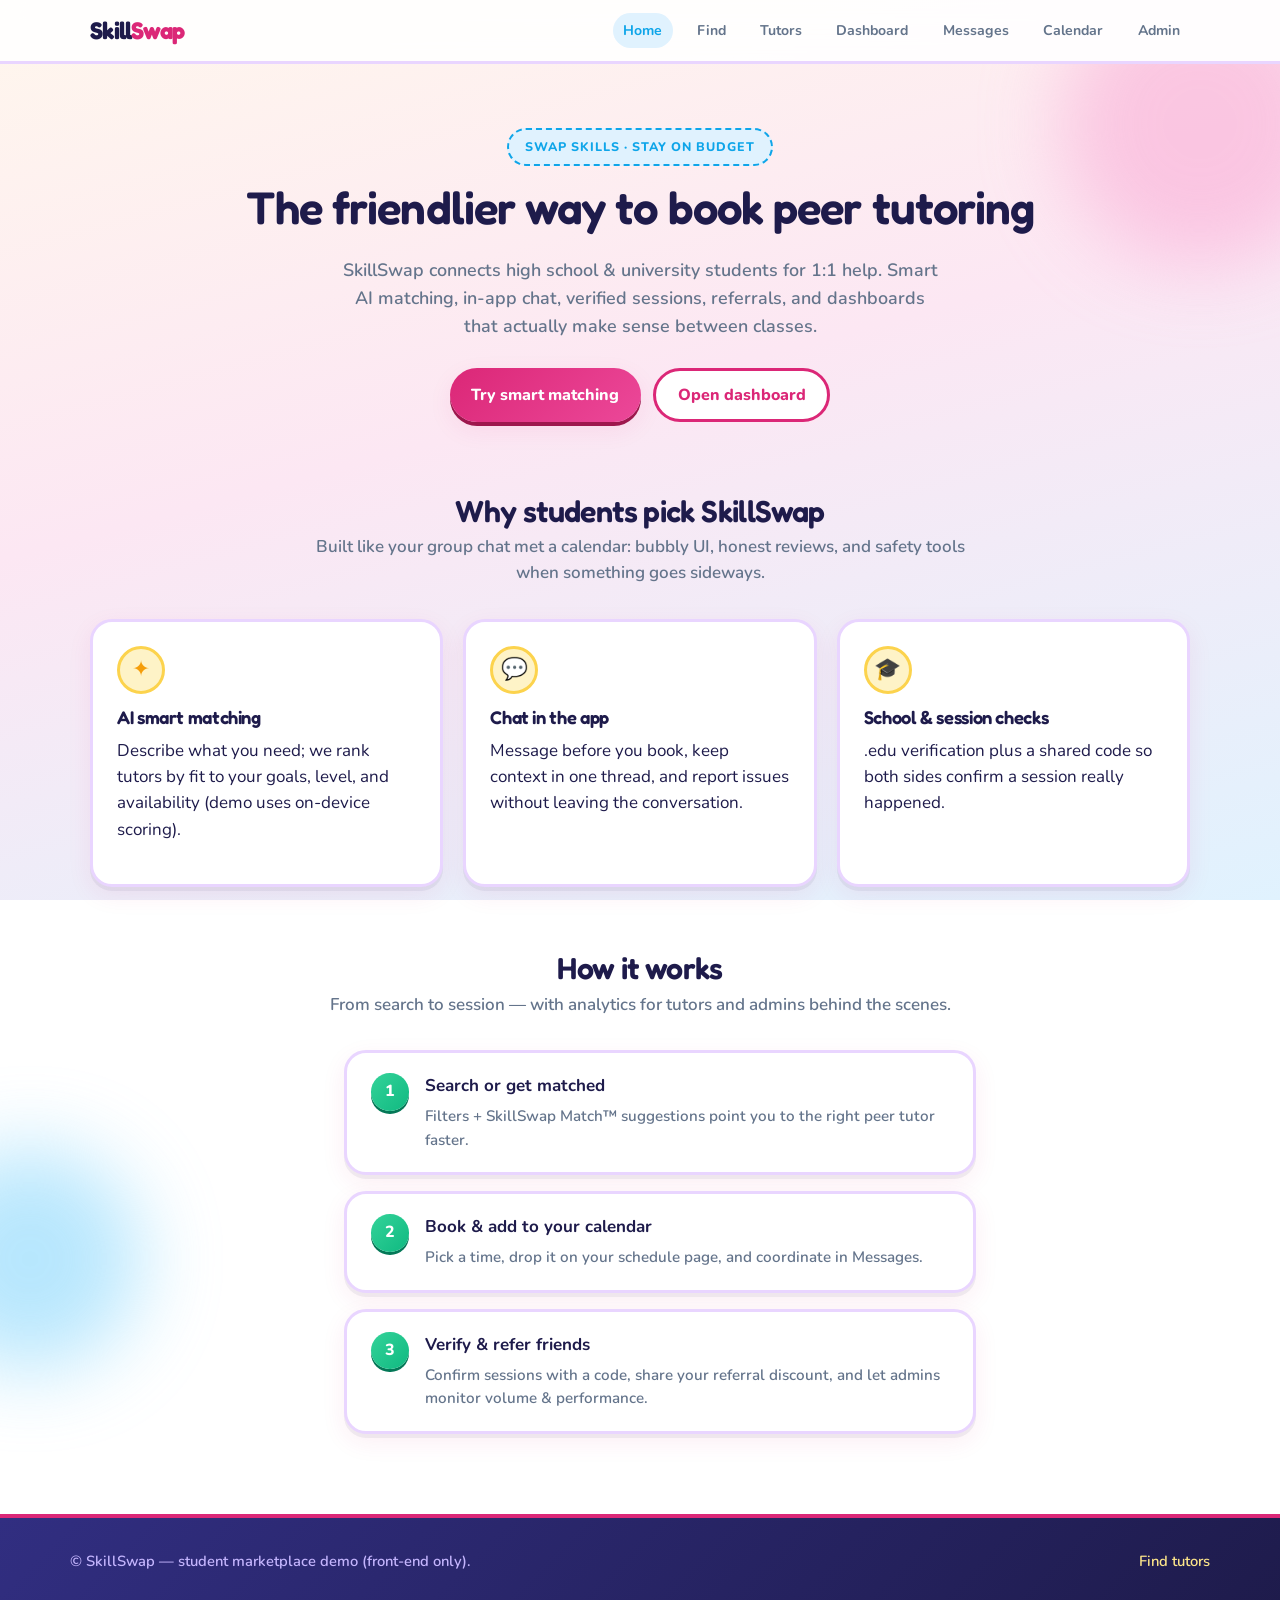
<file: index.html>
<!DOCTYPE html>
<html lang="en">
<head>
  <meta charset="UTF-8" />
  <meta name="viewport" content="width=device-width, initial-scale=1" />
  <title>SkillSwap — Student-to-student tutoring</title>
  <link rel="preconnect" href="https://fonts.googleapis.com" />
  <link rel="preconnect" href="https://fonts.gstatic.com" crossorigin />
  <link href="https://fonts.googleapis.com/css2?family=Fredoka:wght@500;600;700&family=Nunito:wght@400;600;700;800&display=swap" rel="stylesheet" />
  <link rel="stylesheet" href="styles.css" />
</head>
<body>
  <header class="site-header">
    <div class="site-header__inner">
      <a class="logo" href="index.html">Skill<span>Swap</span></a>
      <nav class="nav-main" aria-label="Main">
        <a href="index.html" aria-current="page">Home</a>
        <a href="search.html">Find</a>
        <a href="tutors.html">Tutors</a>
        <a href="dashboard.html">Dashboard</a>
        <a href="messages.html">Messages</a>
        <a href="schedule.html">Calendar</a>
        <a href="admin.html">Admin</a>
      </nav>
    </div>
  </header>

  <main>
    <div class="hero-wrap">
      <div class="blob blob--1" aria-hidden="true"></div>
      <div class="blob blob--2" aria-hidden="true"></div>
      <div class="container">
        <section class="hero">
          <p class="hero__badge">Swap skills · stay on budget</p>
          <h1>The friendlier way to book peer tutoring</h1>
          <p class="lead">
            SkillSwap connects high school &amp; university students for 1:1 help. Smart AI matching, in-app chat, verified sessions, referrals, and dashboards that actually make sense between classes.
          </p>
          <div class="hero__actions">
            <a class="btn btn--primary" href="search.html">Try smart matching</a>
            <a class="btn btn--ghost" href="dashboard.html">Open dashboard</a>
          </div>
        </section>

        <section class="section" aria-labelledby="why-heading">
          <h2 id="why-heading" class="section__title">Why students pick SkillSwap</h2>
          <p class="section__intro">
            Built like your group chat met a calendar: bubbly UI, honest reviews, and safety tools when something goes sideways.
          </p>
          <div class="grid-3">
            <article class="feature-card">
              <div class="feature-card__icon" aria-hidden="true">✦</div>
              <h3>AI smart matching</h3>
              <p>Describe what you need; we rank tutors by fit to your goals, level, and availability (demo uses on-device scoring).</p>
            </article>
            <article class="feature-card">
              <div class="feature-card__icon" aria-hidden="true">💬</div>
              <h3>Chat in the app</h3>
              <p>Message before you book, keep context in one thread, and report issues without leaving the conversation.</p>
            </article>
            <article class="feature-card">
              <div class="feature-card__icon" aria-hidden="true">🎓</div>
              <h3>School &amp; session checks</h3>
              <p>.edu verification plus a shared code so both sides confirm a session really happened.</p>
            </article>
          </div>
        </section>

        <section class="section" aria-labelledby="how-heading">
          <h2 id="how-heading" class="section__title">How it works</h2>
          <p class="section__intro">From search to session — with analytics for tutors and admins behind the scenes.</p>
          <ol class="steps">
            <li class="step">
              <div>
                <strong>Search or get matched</strong>
                <p style="margin: 0.35rem 0 0; color: var(--ink-muted); font-size: 0.95rem; font-weight: 600;">Filters + SkillSwap Match™ suggestions point you to the right peer tutor faster.</p>
              </div>
            </li>
            <li class="step">
              <div>
                <strong>Book &amp; add to your calendar</strong>
                <p style="margin: 0.35rem 0 0; color: var(--ink-muted); font-size: 0.95rem; font-weight: 600;">Pick a time, drop it on your schedule page, and coordinate in Messages.</p>
              </div>
            </li>
            <li class="step">
              <div>
                <strong>Verify &amp; refer friends</strong>
                <p style="margin: 0.35rem 0 0; color: var(--ink-muted); font-size: 0.95rem; font-weight: 600;">Confirm sessions with a code, share your referral discount, and let admins monitor volume &amp; performance.</p>
              </div>
            </li>
          </ol>
        </section>
      </div>
    </div>
  </main>

  <footer class="site-footer">
    <div class="site-footer__inner">
      <p>© SkillSwap — student marketplace demo (front-end only).</p>
      <p><a href="search.html">Find tutors</a></p>
    </div>
  </footer>

  <script src="skillswap.js"></script>
</body>
</html>
</file>
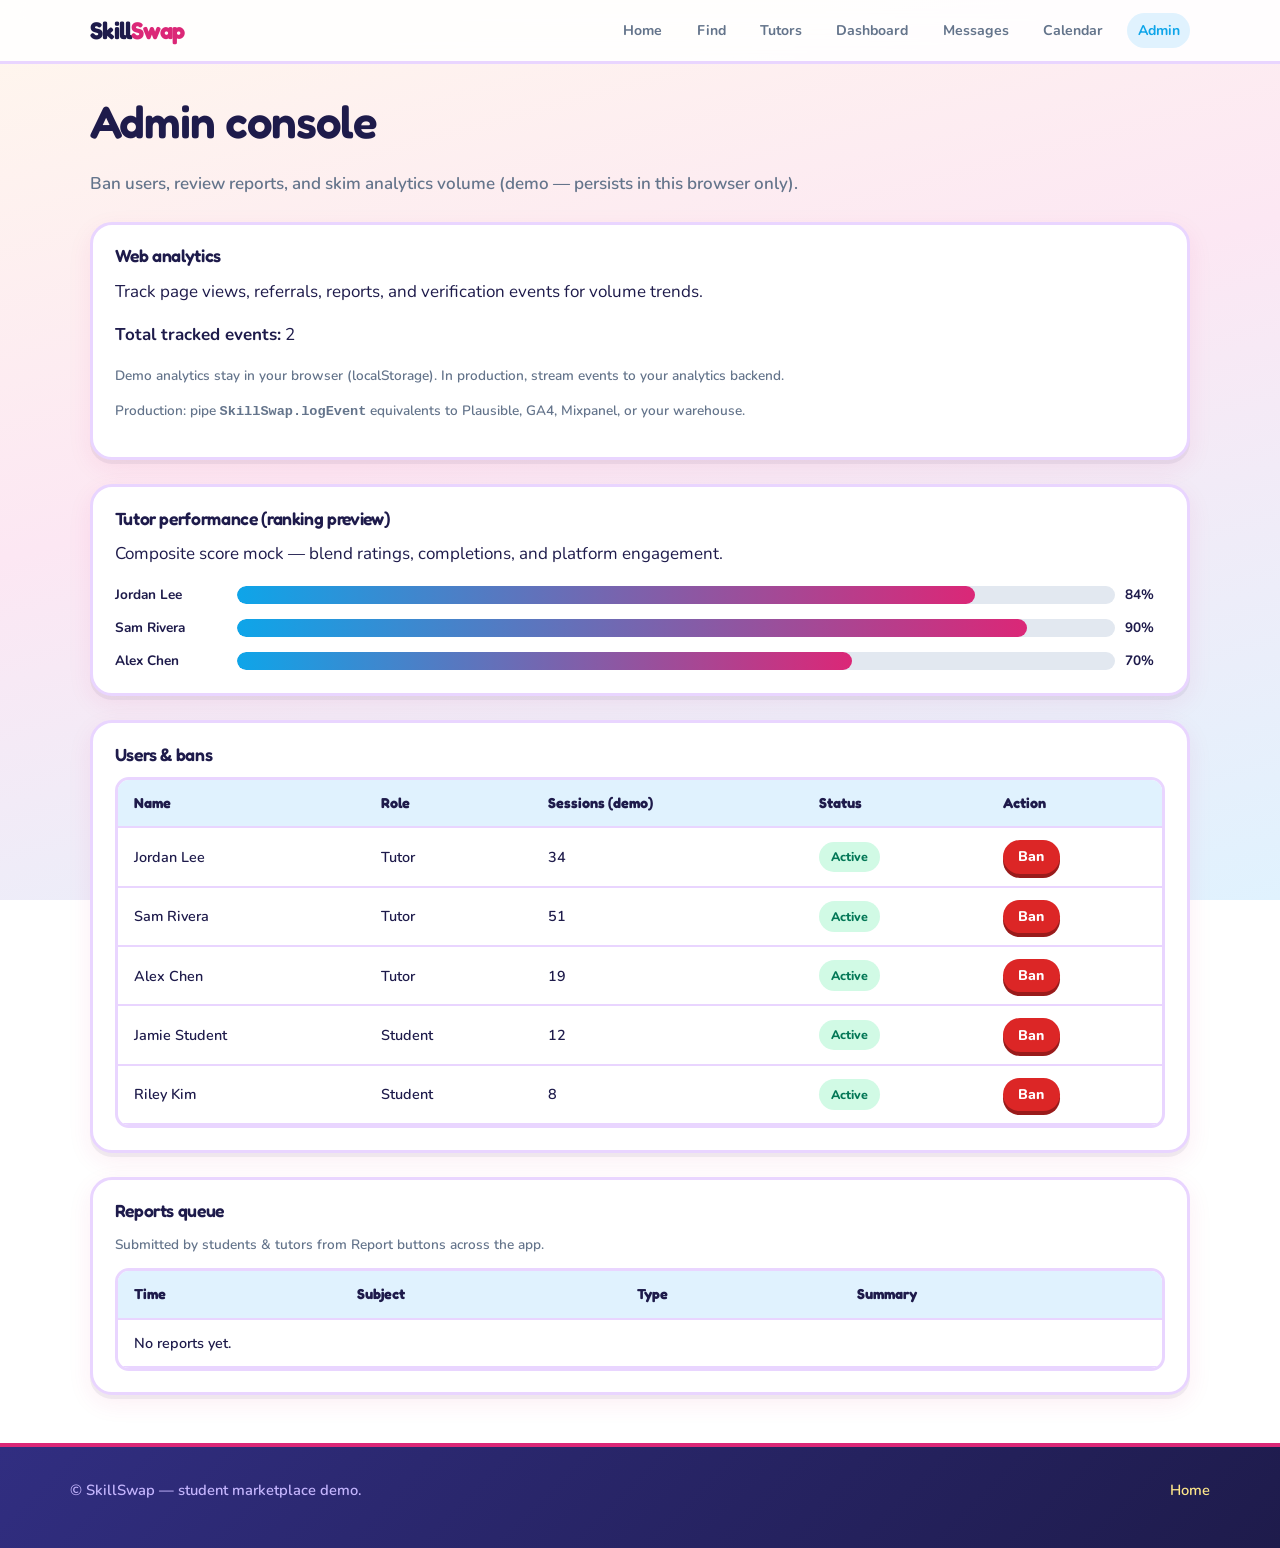
<file: admin.html>
<!DOCTYPE html>
<html lang="en">
<head>
  <meta charset="UTF-8" />
  <meta name="viewport" content="width=device-width, initial-scale=1" />
  <title>Admin — SkillSwap</title>
  <link rel="preconnect" href="https://fonts.googleapis.com" />
  <link rel="preconnect" href="https://fonts.gstatic.com" crossorigin />
  <link href="https://fonts.googleapis.com/css2?family=Fredoka:wght@500;600;700&family=Nunito:wght@400;600;700;800&display=swap" rel="stylesheet" />
  <link rel="stylesheet" href="styles.css" />
</head>
<body>
  <header class="site-header">
    <div class="site-header__inner">
      <a class="logo" href="index.html">Skill<span>Swap</span></a>
      <nav class="nav-main" aria-label="Main">
        <a href="index.html">Home</a>
        <a href="search.html">Find</a>
        <a href="tutors.html">Tutors</a>
        <a href="dashboard.html">Dashboard</a>
        <a href="messages.html">Messages</a>
        <a href="schedule.html">Calendar</a>
        <a href="admin.html" aria-current="page">Admin</a>
      </nav>
    </div>
  </header>

  <main>
    <div class="container">
      <header class="page-head">
        <h1>Admin console</h1>
        <p>Ban users, review reports, and skim analytics volume (demo — persists in this browser only).</p>
      </header>

      <section class="dash-card" style="margin-bottom: 1.5rem">
        <h2>Web analytics</h2>
        <p>Track page views, referrals, reports, and verification events for volume trends.</p>
        <div id="analytics-volume"></div>
        <p class="admin-note">Production: pipe <code>SkillSwap.logEvent</code> equivalents to Plausible, GA4, Mixpanel, or your warehouse.</p>
      </section>

      <section class="dash-card" style="margin-bottom: 1.5rem">
        <h2>Tutor performance (ranking preview)</h2>
        <p>Composite score mock — blend ratings, completions, and platform engagement.</p>
        <div class="analytics-bars" id="analytics-tutor-perf"></div>
      </section>

      <section class="dash-card" style="margin-bottom: 1.5rem">
        <h2>Users &amp; bans</h2>
        <div class="admin-table-wrap">
          <table class="admin-table">
            <thead>
              <tr>
                <th>Name</th>
                <th>Role</th>
                <th>Sessions (demo)</th>
                <th>Status</th>
                <th>Action</th>
              </tr>
            </thead>
            <tbody data-admin-users></tbody>
          </table>
        </div>
      </section>

      <section class="dash-card">
        <h2>Reports queue</h2>
        <p class="admin-note">Submitted by students &amp; tutors from Report buttons across the app.</p>
        <div class="admin-table-wrap">
          <table class="admin-table">
            <thead>
              <tr>
                <th>Time</th>
                <th>Subject</th>
                <th>Type</th>
                <th>Summary</th>
              </tr>
            </thead>
            <tbody data-admin-reports></tbody>
          </table>
        </div>
      </section>
    </div>
  </main>

  <footer class="site-footer">
    <div class="site-footer__inner">
      <p>© SkillSwap — student marketplace demo.</p>
      <p><a href="index.html">Home</a></p>
    </div>
  </footer>

  <script src="skillswap.js"></script>
</body>
</html>
</file>
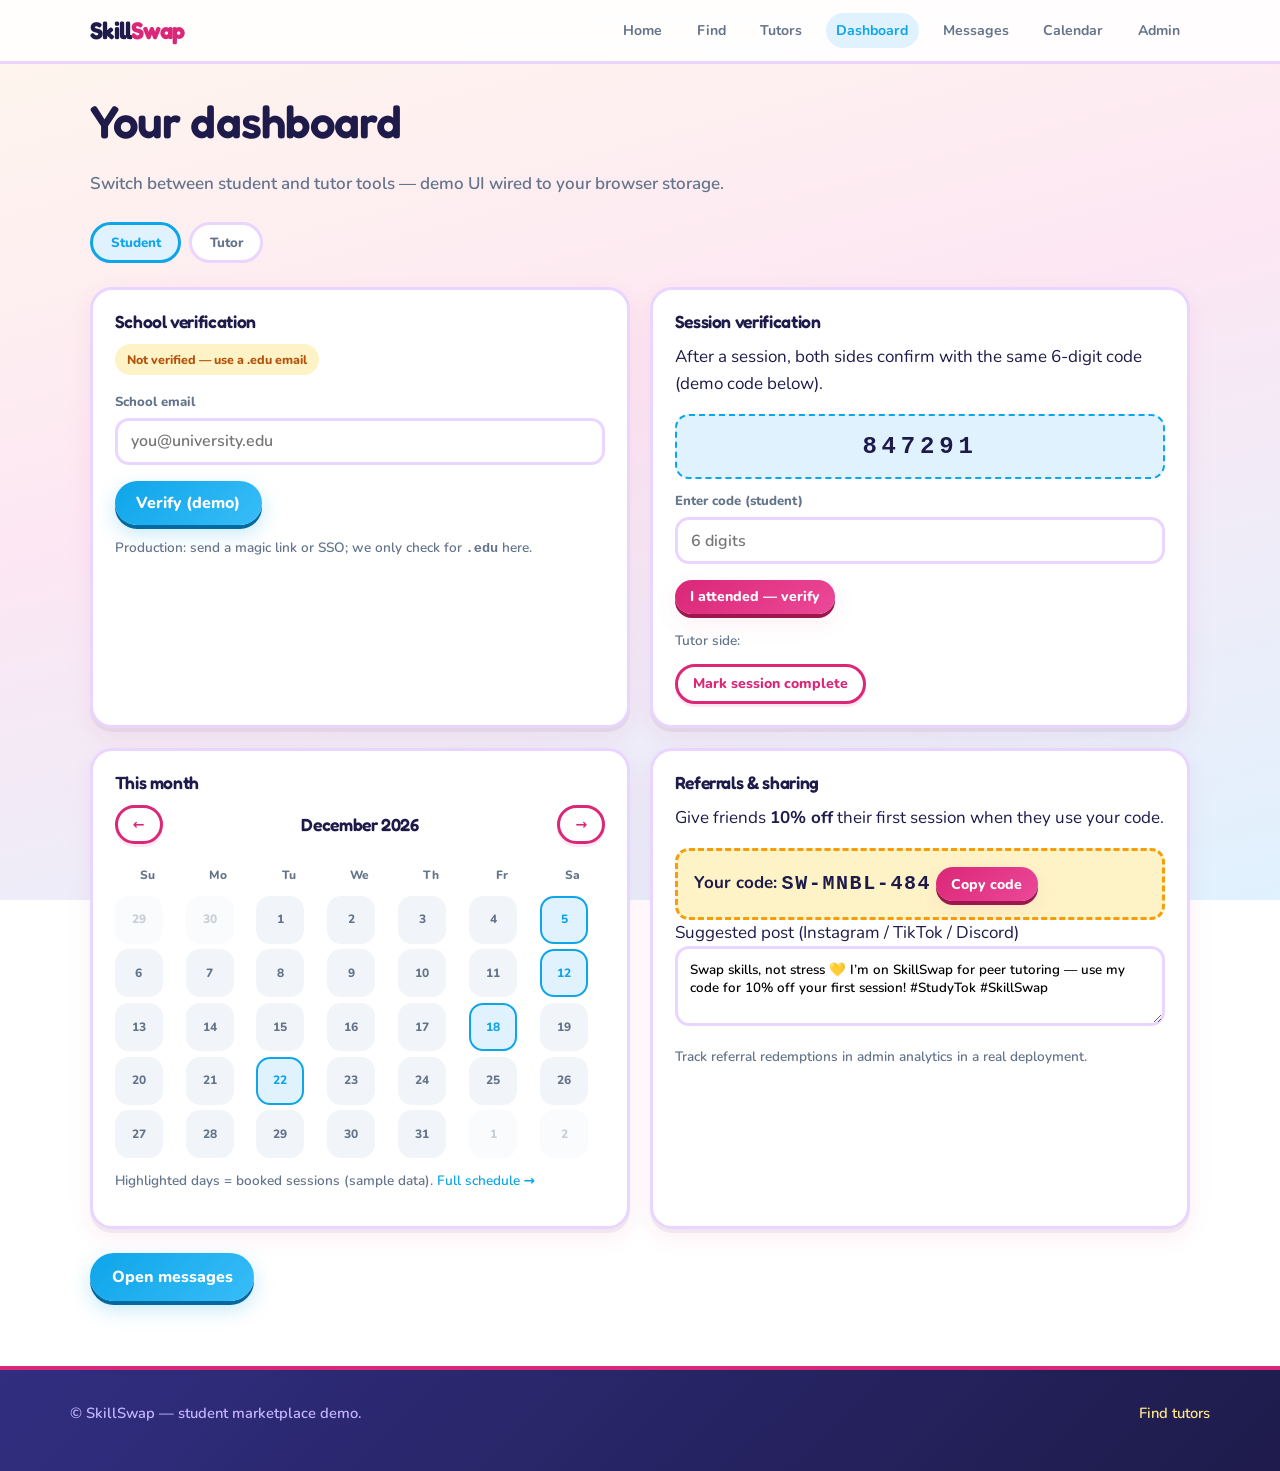
<file: dashboard.html>
<!DOCTYPE html>
<html lang="en">
<head>
  <meta charset="UTF-8" />
  <meta name="viewport" content="width=device-width, initial-scale=1" />
  <title>Dashboard — SkillSwap</title>
  <link rel="preconnect" href="https://fonts.googleapis.com" />
  <link rel="preconnect" href="https://fonts.gstatic.com" crossorigin />
  <link href="https://fonts.googleapis.com/css2?family=Fredoka:wght@500;600;700&family=Nunito:wght@400;600;700;800&display=swap" rel="stylesheet" />
  <link rel="stylesheet" href="styles.css" />
</head>
<body>
  <header class="site-header">
    <div class="site-header__inner">
      <a class="logo" href="index.html">Skill<span>Swap</span></a>
      <nav class="nav-main" aria-label="Main">
        <a href="index.html">Home</a>
        <a href="search.html">Find</a>
        <a href="tutors.html">Tutors</a>
        <a href="dashboard.html" aria-current="page">Dashboard</a>
        <a href="messages.html">Messages</a>
        <a href="schedule.html">Calendar</a>
        <a href="admin.html">Admin</a>
      </nav>
    </div>
  </header>

  <main>
    <div class="container">
      <header class="page-head">
        <h1>Your dashboard</h1>
        <p>Switch between student and tutor tools — demo UI wired to your browser storage.</p>
      </header>

      <div class="dashboard-tabs" role="tablist">
        <button type="button" class="tab-btn" role="tab" aria-selected="true" aria-controls="panel-student" id="tab-student">Student</button>
        <button type="button" class="tab-btn" role="tab" aria-selected="false" aria-controls="panel-tutor" id="tab-tutor">Tutor</button>
      </div>

      <div id="panel-student" class="tab-panel" role="tabpanel" aria-labelledby="tab-student">
        <div class="dash-grid">
          <section class="dash-card">
            <h2>School verification</h2>
            <p id="school-status"></p>
            <div class="field">
              <label for="school-email">School email</label>
              <input type="email" id="school-email" placeholder="you@university.edu" autocomplete="email" />
            </div>
            <button type="button" class="btn btn--secondary" id="school-verify-btn">Verify (demo)</button>
            <p class="admin-note">Production: send a magic link or SSO; we only check for <code>.edu</code> here.</p>
          </section>

          <section class="dash-card">
            <h2>Session verification</h2>
            <p>After a session, both sides confirm with the same 6-digit code (demo code below).</p>
            <div class="verify-code" id="session-code-demo" aria-live="polite">847291</div>
            <div class="field">
              <label for="verify-code-input">Enter code (student)</label>
              <input type="text" id="verify-code-input" inputmode="numeric" maxlength="8" placeholder="6 digits" />
            </div>
            <button type="button" class="btn btn--primary btn--sm" id="verify-student-btn">I attended — verify</button>
            <p class="admin-note" style="margin-top: 1rem;">Tutor side:</p>
            <button type="button" class="btn btn--ghost btn--sm" id="verify-tutor-btn">Mark session complete</button>
          </section>

          <section class="dash-card">
            <h2>This month</h2>
            <div id="dashboard-calendar" aria-label="Calendar"></div>
            <p class="admin-note">Highlighted days = booked sessions (sample data). <a href="schedule.html">Full schedule →</a></p>
          </section>

          <section class="dash-card">
            <h2>Referrals &amp; sharing</h2>
            <p>Give friends <strong>10% off</strong> their first session when they use your code.</p>
            <div class="referral-box">
              Your code: <span class="referral-code-display" id="referral-code">…</span>
              <button type="button" class="btn btn--primary btn--sm" id="referral-copy">Copy code</button>
            </div>
            <label class="field" for="promo-caption" style="margin-top: 1rem;">Suggested post (Instagram / TikTok / Discord)</label>
            <textarea class="promo-caption" id="promo-caption" readonly>Swap skills, not stress 💛 I’m on SkillSwap for peer tutoring — use my code for 10% off your first session! #StudyTok #SkillSwap</textarea>
            <p class="admin-note">Track referral redemptions in admin analytics in a real deployment.</p>
          </section>
        </div>
        <p style="margin-top: 1.5rem; font-weight: 700;"><a class="btn btn--secondary" href="messages.html">Open messages</a></p>
      </div>

      <div id="panel-tutor" class="tab-panel" role="tabpanel" aria-labelledby="tab-tutor" hidden>
        <div class="dash-grid">
          <section class="dash-card">
            <h2>Tutor performance (analytics)</h2>
            <p>Snapshot from tracked events + sample completion scores.</p>
            <div id="analytics-tutor-perf-mini"></div>
            <p class="admin-note">Admins see cohort-wide stats on the <a href="admin.html">Admin</a> page.</p>
          </section>
          <section class="dash-card">
            <h2>Upcoming sessions</h2>
            <ul class="session-list">
              <li>Wed 4:00 PM · Jamie — Calc II (online)</li>
              <li>Sat 10:00 AM · Riley — Exam review</li>
            </ul>
          </section>
          <section class="dash-card">
            <h2>Grow your roster</h2>
            <p>Share your profile off-platform; referrals boost visibility in <strong>smart matching</strong> (demo).</p>
            <textarea class="promo-caption" readonly>Book me on SkillSwap for 1:1 help — I teach [your subjects]. Link in bio ✨</textarea>
          </section>
        </div>
      </div>
    </div>
  </main>

  <footer class="site-footer">
    <div class="site-footer__inner">
      <p>© SkillSwap — student marketplace demo.</p>
      <p><a href="search.html">Find tutors</a></p>
    </div>
  </footer>

  <script src="skillswap.js"></script>
  <script>
    document.addEventListener("DOMContentLoaded", function () {
      var mini = document.getElementById("analytics-tutor-perf-mini");
      if (mini && window.SkillSwap) {
        var s = SkillSwap.getAnalyticsSummary();
        mini.innerHTML =
          "<p style='font-weight:800;margin:0 0 .5rem'>Events logged in this browser: " +
          s.total +
          "</p><p class='admin-note'>Smart matching uses your goals + availability; production would call an AI ranking API.</p>";
      }
      var tabs = document.querySelectorAll(".dashboard-tabs .tab-btn");
      var panels = document.querySelectorAll(".tab-panel");
      tabs.forEach(function (tab) {
        tab.addEventListener("click", function () {
          var id = tab.getAttribute("aria-controls");
          tabs.forEach(function (t) {
            t.setAttribute("aria-selected", t === tab ? "true" : "false");
          });
          panels.forEach(function (p) {
            p.hidden = p.id !== id;
          });
        });
      });
    });
  </script>
</body>
</html>
</file>
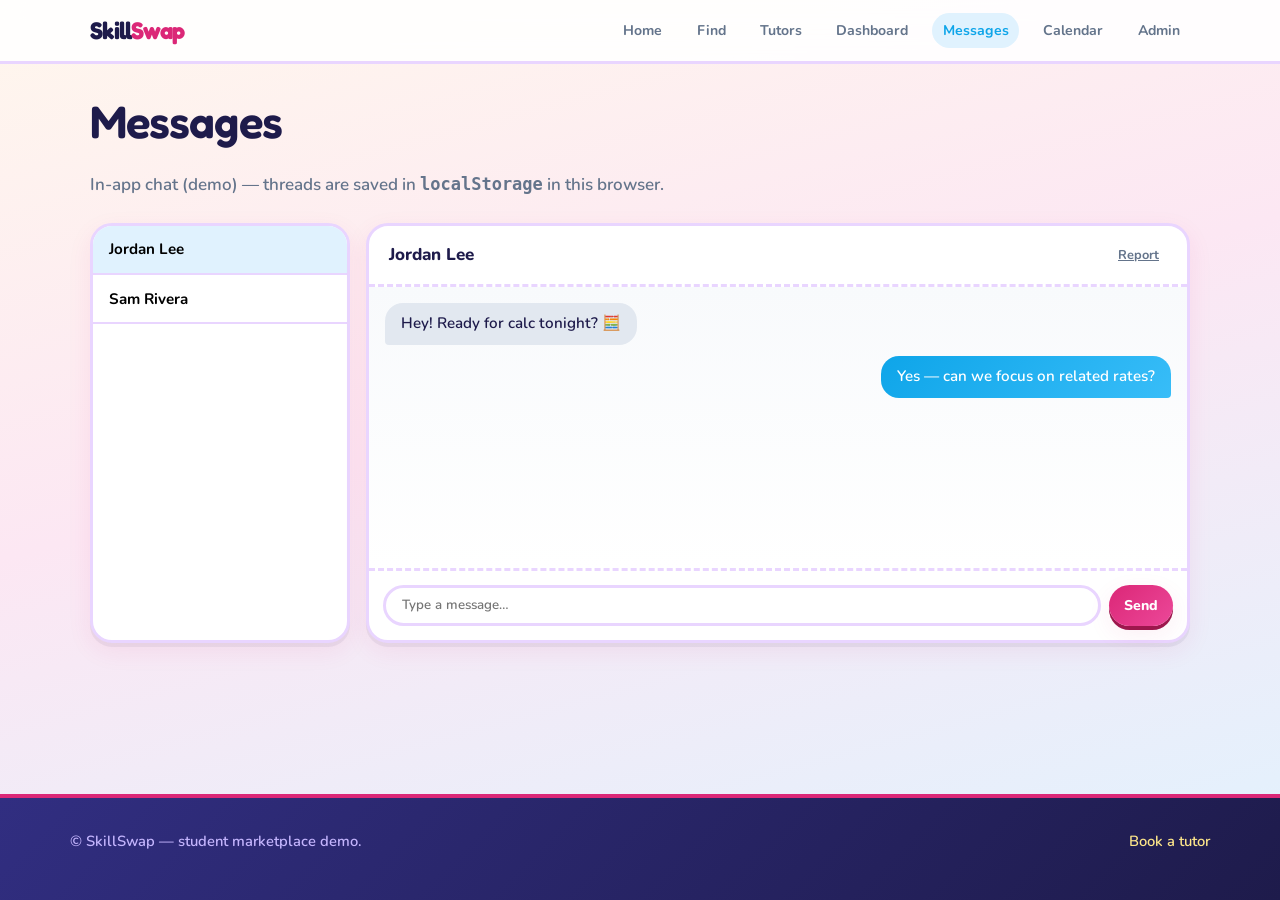
<file: messages.html>
<!DOCTYPE html>
<html lang="en">
<head>
  <meta charset="UTF-8" />
  <meta name="viewport" content="width=device-width, initial-scale=1" />
  <title>Messages — SkillSwap</title>
  <link rel="preconnect" href="https://fonts.googleapis.com" />
  <link rel="preconnect" href="https://fonts.gstatic.com" crossorigin />
  <link href="https://fonts.googleapis.com/css2?family=Fredoka:wght@500;600;700&family=Nunito:wght@400;600;700;800&display=swap" rel="stylesheet" />
  <link rel="stylesheet" href="styles.css" />
</head>
<body>
  <header class="site-header">
    <div class="site-header__inner">
      <a class="logo" href="index.html">Skill<span>Swap</span></a>
      <nav class="nav-main" aria-label="Main">
        <a href="index.html">Home</a>
        <a href="search.html">Find</a>
        <a href="tutors.html">Tutors</a>
        <a href="dashboard.html">Dashboard</a>
        <a href="messages.html" aria-current="page">Messages</a>
        <a href="schedule.html">Calendar</a>
        <a href="admin.html">Admin</a>
      </nav>
    </div>
  </header>

  <main>
    <div class="container">
      <header class="page-head">
        <h1>Messages</h1>
        <p>In-app chat (demo) — threads are saved in <code>localStorage</code> in this browser.</p>
      </header>

      <div class="msg-layout">
        <aside class="msg-sidebar" aria-label="Conversations">
          <ul class="msg-thread-list" id="thread-list"></ul>
        </aside>
        <section class="msg-pane" aria-label="Active conversation">
          <div class="msg-pane__head">
            <span id="msg-pane-title">Conversation</span>
            <button type="button" class="btn btn--link" data-report-open data-report-user="" data-report-role="tutor" id="msg-report-btn">Report</button>
          </div>
          <div class="msg-pane__body" id="msg-pane-body"></div>
          <form class="msg-compose" id="msg-form">
            <input type="text" id="msg-input" placeholder="Type a message…" autocomplete="off" maxlength="2000" aria-label="Message text" />
            <button type="submit" class="btn btn--primary btn--sm">Send</button>
          </form>
        </section>
      </div>
    </div>
  </main>

  <div class="modal-overlay" id="report-modal" hidden role="dialog" aria-modal="true" aria-labelledby="report-title">
    <div class="modal-dialog modal-dialog--wide">
      <div class="modal-head">
        <h2 id="report-title">Report a user</h2>
        <button type="button" class="modal-close" data-close-report aria-label="Close">×</button>
      </div>
      <form class="modal-body" id="report-form">
        <input type="hidden" id="report-target" name="target" />
        <input type="hidden" id="report-target-role" name="targetRole" />
        <div class="field">
          <label for="report-type">What’s going on?</label>
          <select id="report-type" name="type">
            <option value="safety">Safety / harassment</option>
            <option value="no-show">No-show / fraud</option>
            <option value="quality">Session quality</option>
            <option value="other">Other</option>
          </select>
        </div>
        <div class="field">
          <label for="report-details">Details</label>
          <textarea id="report-details" name="details" rows="4" required placeholder="What happened?"></textarea>
        </div>
        <button type="submit" class="btn btn--primary">Submit report</button>
      </form>
    </div>
  </div>

  <footer class="site-footer">
    <div class="site-footer__inner">
      <p>© SkillSwap — student marketplace demo.</p>
      <p><a href="tutors.html">Book a tutor</a></p>
    </div>
  </footer>

  <script src="skillswap.js"></script>
  <script>
    document.addEventListener("DOMContentLoaded", function () {
      var reportBtn = document.getElementById("msg-report-btn");
      var titleEl = document.getElementById("msg-pane-title");
      function syncReportTarget() {
        if (reportBtn && titleEl) {
          reportBtn.setAttribute("data-report-user", titleEl.textContent.trim());
        }
      }
      syncReportTarget();
      var obs = new MutationObserver(syncReportTarget);
      if (titleEl) obs.observe(titleEl, { childList: true, characterData: true, subtree: true });
    });
  </script>
</body>
</html>
</file>
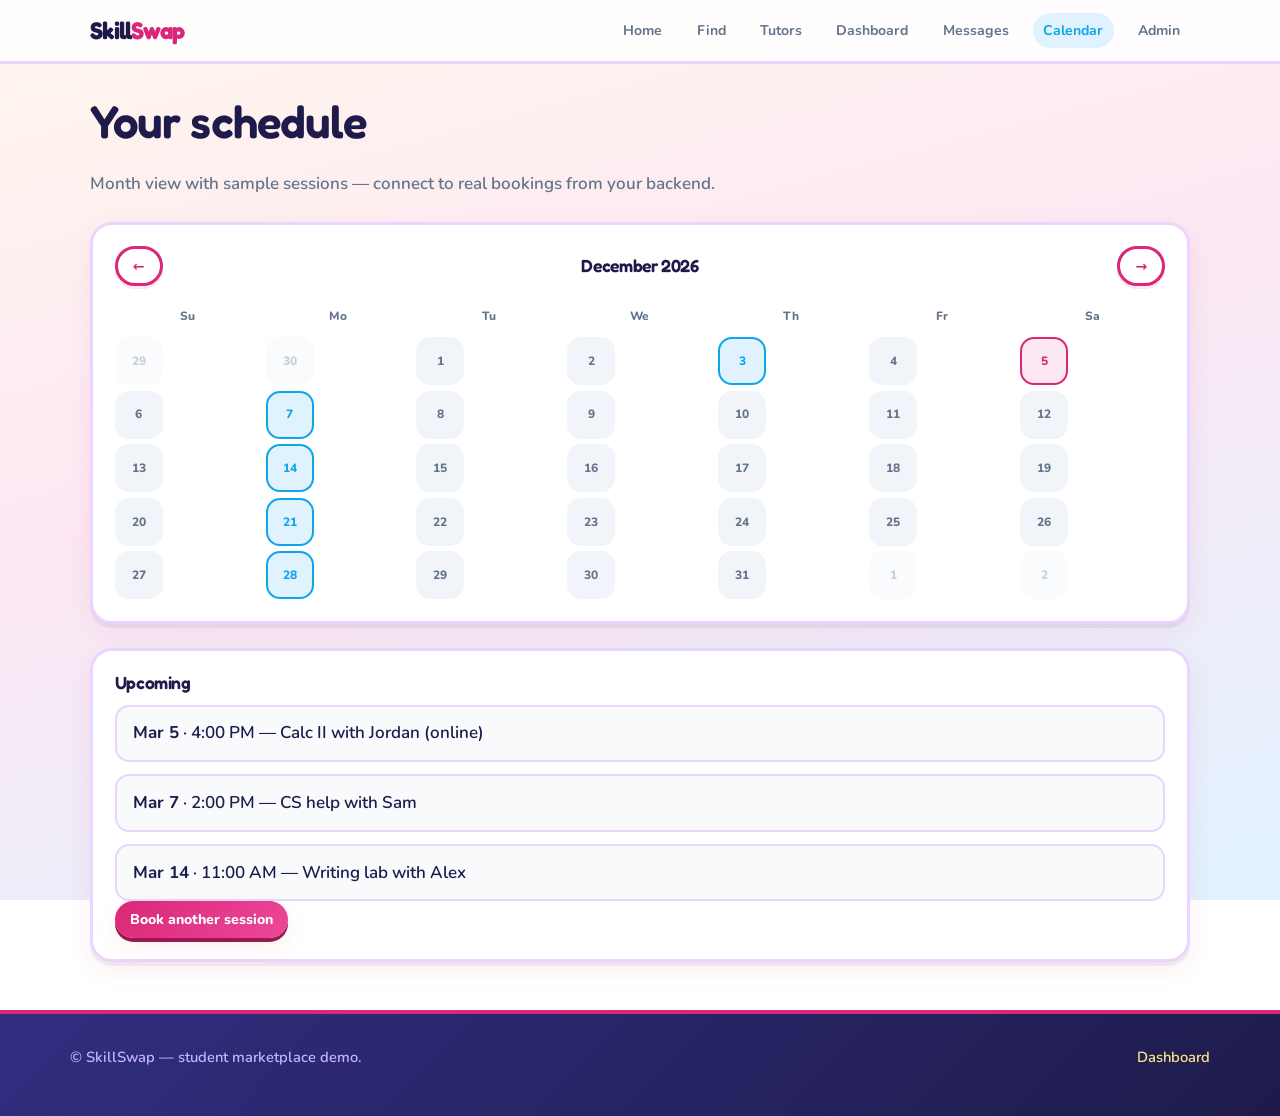
<file: schedule.html>
<!DOCTYPE html>
<html lang="en">
<head>
  <meta charset="UTF-8" />
  <meta name="viewport" content="width=device-width, initial-scale=1" />
  <title>Schedule — SkillSwap</title>
  <link rel="preconnect" href="https://fonts.googleapis.com" />
  <link rel="preconnect" href="https://fonts.gstatic.com" crossorigin />
  <link href="https://fonts.googleapis.com/css2?family=Fredoka:wght@500;600;700&family=Nunito:wght@400;600;700;800&display=swap" rel="stylesheet" />
  <link rel="stylesheet" href="styles.css" />
</head>
<body>
  <header class="site-header">
    <div class="site-header__inner">
      <a class="logo" href="index.html">Skill<span>Swap</span></a>
      <nav class="nav-main" aria-label="Main">
        <a href="index.html">Home</a>
        <a href="search.html">Find</a>
        <a href="tutors.html">Tutors</a>
        <a href="dashboard.html">Dashboard</a>
        <a href="messages.html">Messages</a>
        <a href="schedule.html" aria-current="page">Calendar</a>
        <a href="admin.html">Admin</a>
      </nav>
    </div>
  </header>

  <main>
    <div class="container">
      <header class="page-head">
        <h1>Your schedule</h1>
        <p>Month view with sample sessions — connect to real bookings from your backend.</p>
      </header>

      <section class="dash-card">
        <div id="schedule-calendar" aria-label="Monthly calendar"></div>
      </section>

      <section class="dash-card" style="margin-top: 1.5rem">
        <h2>Upcoming</h2>
        <ul class="session-list">
          <li><strong>Mar 5</strong> · 4:00 PM — Calc II with Jordan (online)</li>
          <li><strong>Mar 7</strong> · 2:00 PM — CS help with Sam</li>
          <li><strong>Mar 14</strong> · 11:00 AM — Writing lab with Alex</li>
        </ul>
        <a class="btn btn--primary btn--sm" href="tutors.html">Book another session</a>
      </section>
    </div>
  </main>

  <footer class="site-footer">
    <div class="site-footer__inner">
      <p>© SkillSwap — student marketplace demo.</p>
      <p><a href="dashboard.html">Dashboard</a></p>
    </div>
  </footer>

  <script src="skillswap.js"></script>
</body>
</html>
</file>
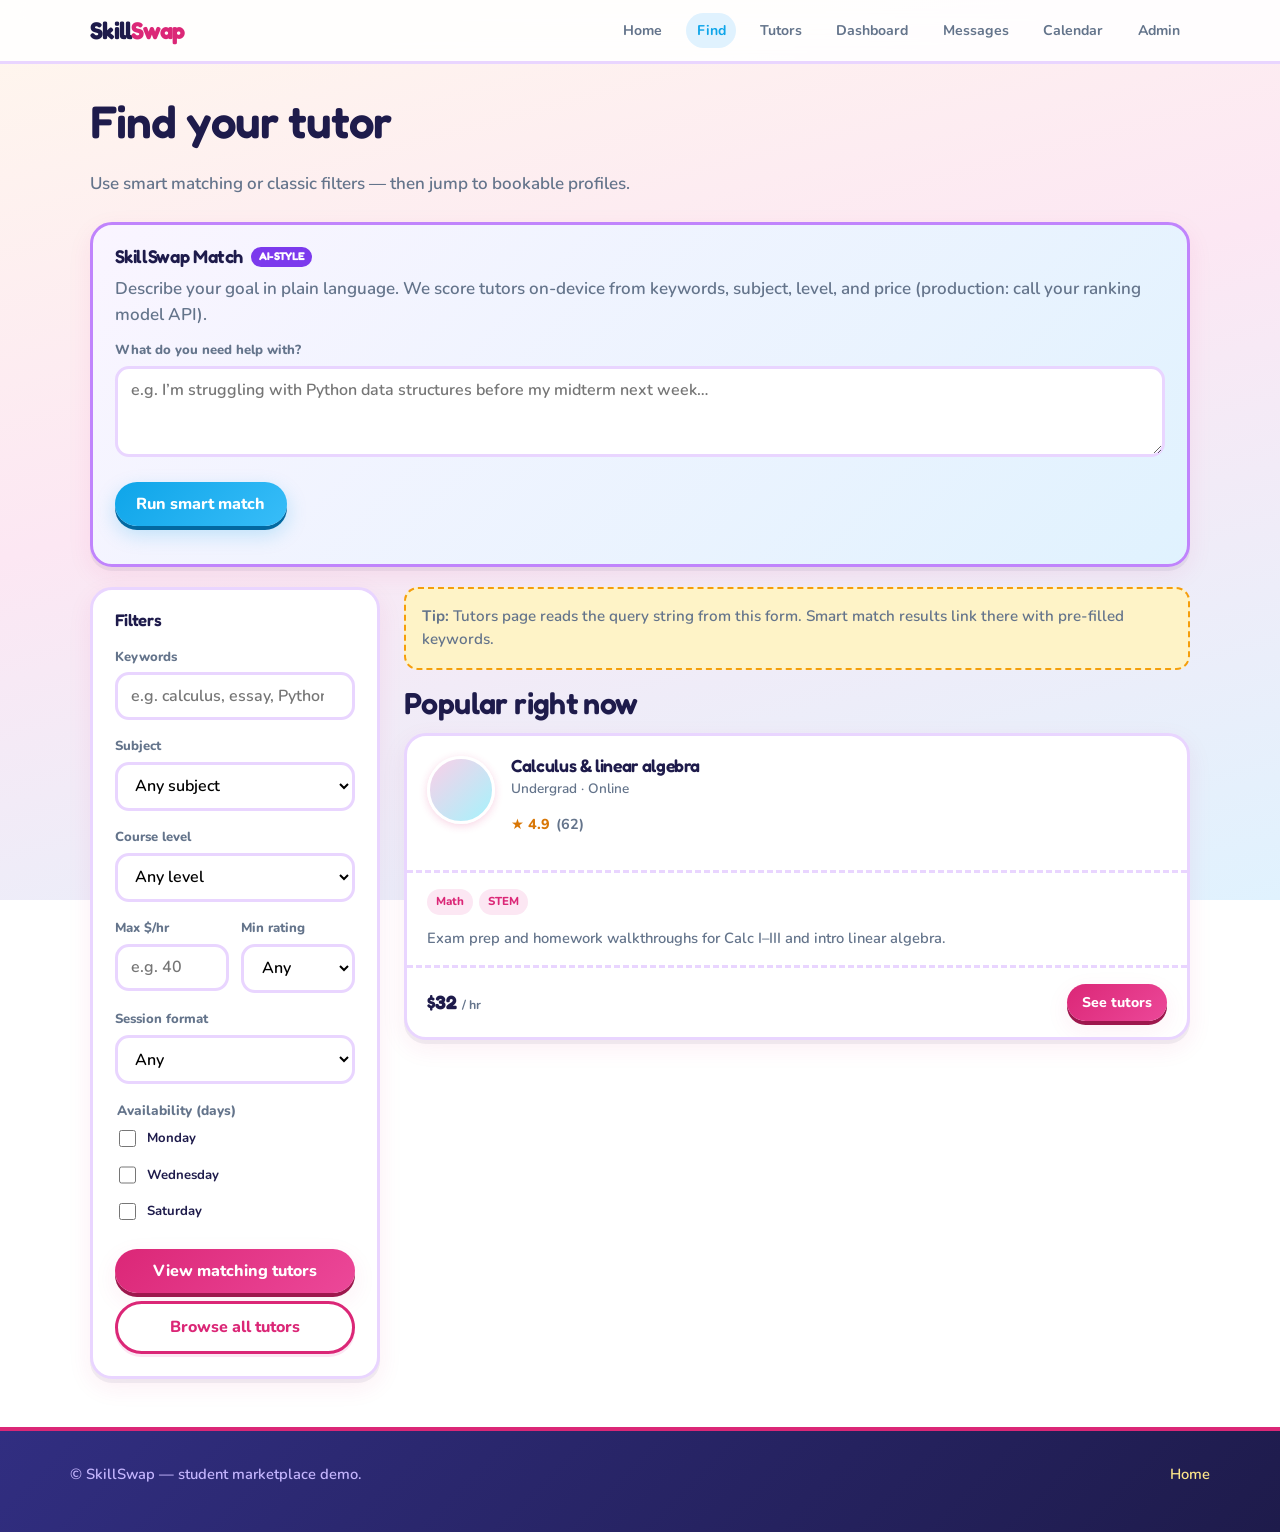
<file: search.html>
<!DOCTYPE html>
<html lang="en">
<head>
  <meta charset="UTF-8" />
  <meta name="viewport" content="width=device-width, initial-scale=1" />
  <title>Find tutors — SkillSwap</title>
  <link rel="preconnect" href="https://fonts.googleapis.com" />
  <link rel="preconnect" href="https://fonts.gstatic.com" crossorigin />
  <link href="https://fonts.googleapis.com/css2?family=Fredoka:wght@500;600;700&family=Nunito:wght@400;600;700;800&display=swap" rel="stylesheet" />
  <link rel="stylesheet" href="styles.css" />
</head>
<body>
  <header class="site-header">
    <div class="site-header__inner">
      <a class="logo" href="index.html">Skill<span>Swap</span></a>
      <nav class="nav-main" aria-label="Main">
        <a href="index.html">Home</a>
        <a href="search.html" aria-current="page">Find</a>
        <a href="tutors.html">Tutors</a>
        <a href="dashboard.html">Dashboard</a>
        <a href="messages.html">Messages</a>
        <a href="schedule.html">Calendar</a>
        <a href="admin.html">Admin</a>
      </nav>
    </div>
  </header>

  <main>
    <div class="container">
      <header class="page-head">
        <h1>Find your tutor</h1>
        <p>Use smart matching or classic filters — then jump to bookable profiles.</p>
      </header>

      <section class="ai-match-card" aria-labelledby="ai-match-heading">
        <h2 id="ai-match-heading">
          SkillSwap Match
          <span class="ai-badge">AI-style</span>
        </h2>
        <p style="margin: 0 0 0.75rem; font-weight: 600; color: var(--ink-muted);">
          Describe your goal in plain language. We score tutors on-device from keywords, subject, level, and price (production: call your ranking model API).
        </p>
        <div class="field">
          <label for="ai-goal">What do you need help with?</label>
          <textarea id="ai-goal" rows="3" placeholder="e.g. I’m struggling with Python data structures before my midterm next week…"></textarea>
        </div>
        <button type="button" class="btn btn--secondary" id="ai-run-match">Run smart match</button>
        <div class="match-results" id="ai-match-results" hidden></div>
      </section>

      <div class="search-layout">
        <aside class="filters" aria-labelledby="filters-heading">
          <h2 id="filters-heading">Filters</h2>
          <form id="search-form" action="tutors.html" method="get">
            <div class="field">
              <label for="q">Keywords</label>
              <input type="search" id="q" name="q" placeholder="e.g. calculus, essay, Python" autocomplete="off" />
            </div>

            <div class="field">
              <label for="subject">Subject</label>
              <select id="subject" name="subject">
                <option value="">Any subject</option>
                <option value="math">Mathematics</option>
                <option value="cs">Computer science</option>
                <option value="writing">Writing &amp; humanities</option>
                <option value="languages">Languages</option>
                <option value="science">Sciences</option>
              </select>
            </div>

            <div class="field">
              <label for="level">Course level</label>
              <select id="level" name="level">
                <option value="">Any level</option>
                <option value="hs">High school</option>
                <option value="ug">Undergraduate</option>
                <option value="grad">Graduate</option>
              </select>
            </div>

            <div class="field field--inline">
              <div class="field">
                <label for="price_max">Max $/hr</label>
                <input type="number" id="price_max" name="price_max" min="0" max="200" step="5" placeholder="e.g. 40" />
              </div>
              <div class="field">
                <label for="rating_min">Min rating</label>
                <select id="rating_min" name="rating_min">
                  <option value="">Any</option>
                  <option value="4.5">4.5+</option>
                  <option value="4.7">4.7+</option>
                  <option value="4.9">4.9+</option>
                </select>
              </div>
            </div>

            <div class="field">
              <label for="format">Session format</label>
              <select id="format" name="format">
                <option value="">Any</option>
                <option value="online">Online only</option>
                <option value="inperson">In-person only</option>
              </select>
            </div>

            <fieldset class="field" style="border: none; padding: 0; margin: 0 0 1rem;">
              <legend style="font-size: 0.85rem; font-weight: 800; color: var(--ink-muted); margin-bottom: 0.35rem;">Availability (days)</legend>
              <div class="checkbox-group">
                <label><input type="checkbox" name="day" value="mon" /> Monday</label>
                <label><input type="checkbox" name="day" value="wed" /> Wednesday</label>
                <label><input type="checkbox" name="day" value="sat" /> Saturday</label>
              </div>
            </fieldset>

            <div class="filter-actions">
              <button type="submit" class="btn btn--primary">View matching tutors</button>
              <a class="btn btn--ghost" href="tutors.html">Browse all tutors</a>
            </div>
          </form>
        </aside>

        <div>
          <p class="search-hint">
            <strong>Tip:</strong> Tutors page reads the query string from this form. Smart match results link there with pre-filled keywords.
          </p>
          <section aria-labelledby="preview-heading">
            <h2 id="preview-heading" class="section__title" style="text-align: left; margin-bottom: 0.75rem;">Popular right now</h2>
            <div class="tutor-grid" style="grid-template-columns: 1fr;">
              <article class="tutor-card">
                <div class="tutor-card__top">
                  <div class="tutor-card__avatar" role="img" aria-label=""></div>
                  <div class="tutor-card__head">
                    <h3>Calculus &amp; linear algebra</h3>
                    <p class="tutor-card__meta">Undergrad · Online</p>
                    <p class="tutor-card__rating" aria-label="Rating 4.9 out of 5">★ 4.9 <span style="color: var(--ink-muted); font-weight: 700;">(62)</span></p>
                  </div>
                </div>
                <div class="tutor-card__body">
                  <div class="tutor-card__tags">
                    <span class="tag">Math</span>
                    <span class="tag">STEM</span>
                  </div>
                  <p class="tutor-card__bio">Exam prep and homework walkthroughs for Calc I–III and intro linear algebra.</p>
                </div>
                <div class="tutor-card__foot">
                  <span class="tutor-card__price">$32 <small>/ hr</small></span>
                  <a class="btn btn--primary btn--sm" href="tutors.html?subject=math">See tutors</a>
                </div>
              </article>
            </div>
          </section>
        </div>
      </div>
    </div>
  </main>

  <footer class="site-footer">
    <div class="site-footer__inner">
      <p>© SkillSwap — student marketplace demo.</p>
      <p><a href="index.html">Home</a></p>
    </div>
  </footer>

  <script src="skillswap.js"></script>
  <script>
    (function () {
      var TUTORS = [
        { name: "Jordan Lee", subject: "math", level: "ug", price: 28, rating: 4.8, keywords: "calculus algebra homework exam proof", format: "online" },
        { name: "Sam Rivera", subject: "cs", level: "ug", price: 35, rating: 4.9, keywords: "python data structures algorithms project debug", format: "online" },
        { name: "Alex Chen", subject: "writing", level: "ug", price: 22, rating: 4.7, keywords: "essay english thesis rhetoric paper humanities", format: "inperson" },
        { name: "Morgan Patel", subject: "languages", level: "hs", price: 18, rating: 4.6, keywords: "spanish conversation grammar ap language", format: "online" },
        { name: "Riley Brooks", subject: "science", level: "grad", price: 45, rating: 5, keywords: "chemistry organic lab ochem mechanism", format: "online" },
        { name: "Casey Nguyen", subject: "math", level: "ug", price: 30, rating: 4.9, keywords: "statistics r probability regression stats", format: "inperson" },
      ];

      function scoreGoal(text, t) {
        var blob = (t.name + " " + t.keywords + " " + t.subject).toLowerCase();
        var words = text.toLowerCase().split(/\s+/).filter(function (w) {
          return w.length > 2;
        });
        var hits = 0;
        words.forEach(function (w) {
          if (blob.indexOf(w) !== -1) hits++;
        });
        var r = parseFloat(t.rating, 10) * 8;
        var p = Math.max(0, 50 - parseFloat(t.price, 10));
        return Math.round(hits * 22 + r + p);
      }

      document.getElementById("ai-run-match").addEventListener("click", function () {
        var text = (document.getElementById("ai-goal").value || "").trim();
        var out = document.getElementById("ai-match-results");
        if (!text) {
          alert("Tell us a bit about what you need — even one sentence helps.");
          return;
        }
        if (window.SkillSwap) SkillSwap.logEvent("smart_match_run", { len: text.length });
        var ranked = TUTORS.map(function (t) {
          return { t: t, s: scoreGoal(text, t) };
        }).sort(function (a, b) {
          return b.s - a.s;
        });
        out.hidden = false;
        out.innerHTML = "";
        ranked.slice(0, 4).forEach(function (row, i) {
          var div = document.createElement("div");
          div.className = "match-row";
          div.innerHTML =
            "<span><strong>#" +
            (i + 1) +
            "</strong> " +
            row.t.name +
            "</span><small>Match " +
            row.s +
            "%</small><a class='btn btn--primary btn--sm' href='tutors.html?q=" +
            encodeURIComponent(text.slice(0, 40)) +
            "'>View</a>";
          out.appendChild(div);
        });
      });
    })();
  </script>
</body>
</html>
</file>
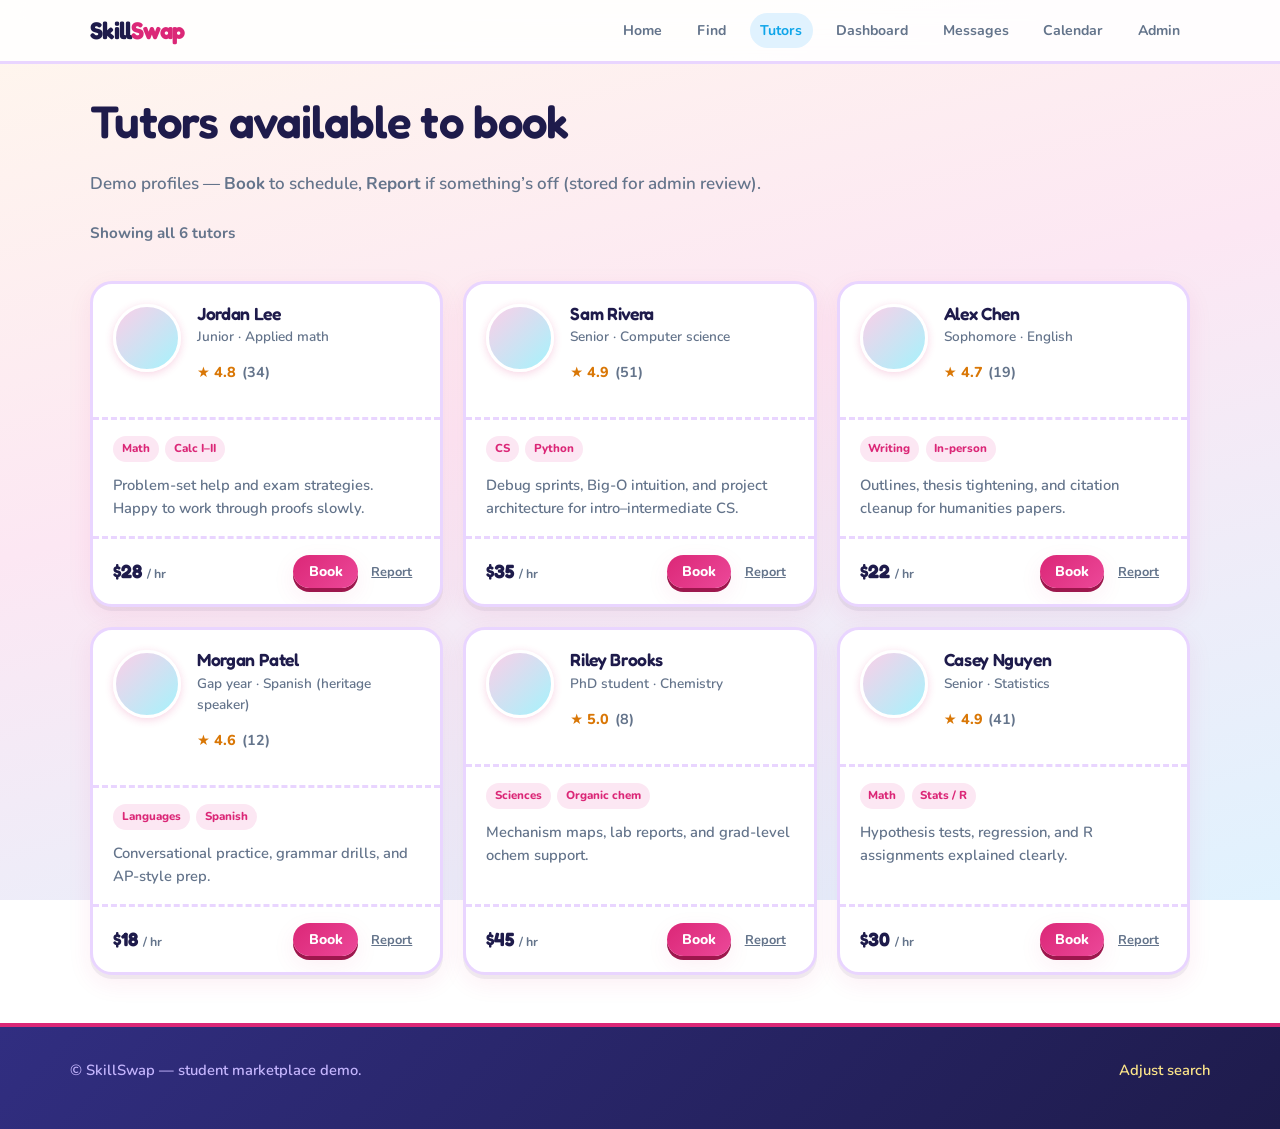
<file: tutors.html>
<!DOCTYPE html>
<html lang="en">
<head>
  <meta charset="UTF-8" />
  <meta name="viewport" content="width=device-width, initial-scale=1" />
  <title>Browse &amp; book — SkillSwap</title>
  <link rel="preconnect" href="https://fonts.googleapis.com" />
  <link rel="preconnect" href="https://fonts.gstatic.com" crossorigin />
  <link href="https://fonts.googleapis.com/css2?family=Fredoka:wght@500;600;700&family=Nunito:wght@400;600;700;800&display=swap" rel="stylesheet" />
  <link rel="stylesheet" href="styles.css" />
</head>
<body>
  <header class="site-header">
    <div class="site-header__inner">
      <a class="logo" href="index.html">Skill<span>Swap</span></a>
      <nav class="nav-main" aria-label="Main">
        <a href="index.html">Home</a>
        <a href="search.html">Find</a>
        <a href="tutors.html" aria-current="page">Tutors</a>
        <a href="dashboard.html">Dashboard</a>
        <a href="messages.html">Messages</a>
        <a href="schedule.html">Calendar</a>
        <a href="admin.html">Admin</a>
      </nav>
    </div>
  </header>

  <main>
    <div class="container">
      <header class="page-head">
        <h1>Tutors available to book</h1>
        <p>Demo profiles — <strong>Book</strong> to schedule, <strong>Report</strong> if something’s off (stored for admin review).</p>
      </header>

      <div class="toolbar">
        <p class="toolbar__meta" id="result-count" aria-live="polite">Showing all tutors</p>
        <div class="chips" id="active-filters" aria-label="Active filters"></div>
      </div>

      <div class="tutor-grid" id="tutor-grid">
        <article
          class="tutor-card"
          data-subject="math"
          data-level="ug"
          data-price="28"
          data-rating="4.8"
          data-format="online"
          data-days="mon,wed"
          data-name="Jordan Lee"
          data-keywords="calculus algebra homework"
        >
          <div class="tutor-card__top">
            <div class="tutor-card__avatar" role="img" aria-hidden="true"></div>
            <div class="tutor-card__head">
              <h3>Jordan Lee</h3>
              <p class="tutor-card__meta">Junior · Applied math</p>
              <p class="tutor-card__rating" aria-label="Rating 4.8 out of 5">★ 4.8 <span style="color: var(--ink-muted); font-weight: 700;">(34)</span></p>
            </div>
          </div>
          <div class="tutor-card__body">
            <div class="tutor-card__tags">
              <span class="tag">Math</span>
              <span class="tag">Calc I–II</span>
            </div>
            <p class="tutor-card__bio">Problem-set help and exam strategies. Happy to work through proofs slowly.</p>
          </div>
          <div class="tutor-card__foot">
            <span class="tutor-card__price">$28 <small>/ hr</small></span>
            <div class="tutor-card__actions">
              <button type="button" class="btn btn--primary btn--sm book-btn" data-tutor="Jordan Lee">Book</button>
              <button type="button" class="btn btn--link" data-report-open data-report-user="Jordan Lee" data-report-role="tutor">Report</button>
            </div>
          </div>
        </article>

        <article
          class="tutor-card"
          data-subject="cs"
          data-level="ug"
          data-price="35"
          data-rating="4.9"
          data-format="online"
          data-days="wed,sat"
          data-name="Sam Rivera"
          data-keywords="python data structures algorithms"
        >
          <div class="tutor-card__top">
            <div class="tutor-card__avatar" role="img" aria-hidden="true"></div>
            <div class="tutor-card__head">
              <h3>Sam Rivera</h3>
              <p class="tutor-card__meta">Senior · Computer science</p>
              <p class="tutor-card__rating" aria-label="Rating 4.9 out of 5">★ 4.9 <span style="color: var(--ink-muted); font-weight: 700;">(51)</span></p>
            </div>
          </div>
          <div class="tutor-card__body">
            <div class="tutor-card__tags">
              <span class="tag">CS</span>
              <span class="tag">Python</span>
            </div>
            <p class="tutor-card__bio">Debug sprints, Big-O intuition, and project architecture for intro–intermediate CS.</p>
          </div>
          <div class="tutor-card__foot">
            <span class="tutor-card__price">$35 <small>/ hr</small></span>
            <div class="tutor-card__actions">
              <button type="button" class="btn btn--primary btn--sm book-btn" data-tutor="Sam Rivera">Book</button>
              <button type="button" class="btn btn--link" data-report-open data-report-user="Sam Rivera" data-report-role="tutor">Report</button>
            </div>
          </div>
        </article>

        <article
          class="tutor-card"
          data-subject="writing"
          data-level="ug"
          data-price="22"
          data-rating="4.7"
          data-format="inperson"
          data-days="mon"
          data-name="Alex Chen"
          data-keywords="essay rhetoric english thesis"
        >
          <div class="tutor-card__top">
            <div class="tutor-card__avatar" role="img" aria-hidden="true"></div>
            <div class="tutor-card__head">
              <h3>Alex Chen</h3>
              <p class="tutor-card__meta">Sophomore · English</p>
              <p class="tutor-card__rating" aria-label="Rating 4.7 out of 5">★ 4.7 <span style="color: var(--ink-muted); font-weight: 700;">(19)</span></p>
            </div>
          </div>
          <div class="tutor-card__body">
            <div class="tutor-card__tags">
              <span class="tag">Writing</span>
              <span class="tag">In-person</span>
            </div>
            <p class="tutor-card__bio">Outlines, thesis tightening, and citation cleanup for humanities papers.</p>
          </div>
          <div class="tutor-card__foot">
            <span class="tutor-card__price">$22 <small>/ hr</small></span>
            <div class="tutor-card__actions">
              <button type="button" class="btn btn--primary btn--sm book-btn" data-tutor="Alex Chen">Book</button>
              <button type="button" class="btn btn--link" data-report-open data-report-user="Alex Chen" data-report-role="tutor">Report</button>
            </div>
          </div>
        </article>

        <article
          class="tutor-card"
          data-subject="languages"
          data-level="hs"
          data-price="18"
          data-rating="4.6"
          data-format="online"
          data-days="sat"
          data-name="Morgan Patel"
          data-keywords="spanish conversation grammar"
        >
          <div class="tutor-card__top">
            <div class="tutor-card__avatar" role="img" aria-hidden="true"></div>
            <div class="tutor-card__head">
              <h3>Morgan Patel</h3>
              <p class="tutor-card__meta">Gap year · Spanish (heritage speaker)</p>
              <p class="tutor-card__rating" aria-label="Rating 4.6 out of 5">★ 4.6 <span style="color: var(--ink-muted); font-weight: 700;">(12)</span></p>
            </div>
          </div>
          <div class="tutor-card__body">
            <div class="tutor-card__tags">
              <span class="tag">Languages</span>
              <span class="tag">Spanish</span>
            </div>
            <p class="tutor-card__bio">Conversational practice, grammar drills, and AP-style prep.</p>
          </div>
          <div class="tutor-card__foot">
            <span class="tutor-card__price">$18 <small>/ hr</small></span>
            <div class="tutor-card__actions">
              <button type="button" class="btn btn--primary btn--sm book-btn" data-tutor="Morgan Patel">Book</button>
              <button type="button" class="btn btn--link" data-report-open data-report-user="Morgan Patel" data-report-role="tutor">Report</button>
            </div>
          </div>
        </article>

        <article
          class="tutor-card"
          data-subject="science"
          data-level="grad"
          data-price="45"
          data-rating="5"
          data-format="online"
          data-days="wed"
          data-name="Riley Brooks"
          data-keywords="chemistry organic lab report"
        >
          <div class="tutor-card__top">
            <div class="tutor-card__avatar" role="img" aria-hidden="true"></div>
            <div class="tutor-card__head">
              <h3>Riley Brooks</h3>
              <p class="tutor-card__meta">PhD student · Chemistry</p>
              <p class="tutor-card__rating" aria-label="Rating 5 out of 5">★ 5.0 <span style="color: var(--ink-muted); font-weight: 700;">(8)</span></p>
            </div>
          </div>
          <div class="tutor-card__body">
            <div class="tutor-card__tags">
              <span class="tag">Sciences</span>
              <span class="tag">Organic chem</span>
            </div>
            <p class="tutor-card__bio">Mechanism maps, lab reports, and grad-level ochem support.</p>
          </div>
          <div class="tutor-card__foot">
            <span class="tutor-card__price">$45 <small>/ hr</small></span>
            <div class="tutor-card__actions">
              <button type="button" class="btn btn--primary btn--sm book-btn" data-tutor="Riley Brooks">Book</button>
              <button type="button" class="btn btn--link" data-report-open data-report-user="Riley Brooks" data-report-role="tutor">Report</button>
            </div>
          </div>
        </article>

        <article
          class="tutor-card"
          data-subject="math"
          data-level="ug"
          data-price="30"
          data-rating="4.9"
          data-format="inperson"
          data-days="mon,sat"
          data-name="Casey Nguyen"
          data-keywords="statistics probability r studio"
        >
          <div class="tutor-card__top">
            <div class="tutor-card__avatar" role="img" aria-hidden="true"></div>
            <div class="tutor-card__head">
              <h3>Casey Nguyen</h3>
              <p class="tutor-card__meta">Senior · Statistics</p>
              <p class="tutor-card__rating" aria-label="Rating 4.9 out of 5">★ 4.9 <span style="color: var(--ink-muted); font-weight: 700;">(41)</span></p>
            </div>
          </div>
          <div class="tutor-card__body">
            <div class="tutor-card__tags">
              <span class="tag">Math</span>
              <span class="tag">Stats / R</span>
            </div>
            <p class="tutor-card__bio">Hypothesis tests, regression, and R assignments explained clearly.</p>
          </div>
          <div class="tutor-card__foot">
            <span class="tutor-card__price">$30 <small>/ hr</small></span>
            <div class="tutor-card__actions">
              <button type="button" class="btn btn--primary btn--sm book-btn" data-tutor="Casey Nguyen">Book</button>
              <button type="button" class="btn btn--link" data-report-open data-report-user="Casey Nguyen" data-report-role="tutor">Report</button>
            </div>
          </div>
        </article>
      </div>

      <p class="empty-state" id="no-results" hidden>
        <strong>No tutors match these filters.</strong><br />
        <a href="tutors.html">Clear filters</a> or try broader options on <a href="search.html">Find tutors</a>.
      </p>
    </div>
  </main>

  <div class="booking-panel" id="booking-panel" role="dialog" aria-modal="true" aria-labelledby="booking-title" hidden>
    <div class="booking-panel__dialog">
      <div class="booking-panel__head">
        <h2 id="booking-title">Book a session</h2>
        <button type="button" class="booking-panel__close" id="booking-close" aria-label="Close">×</button>
      </div>
      <form class="booking-panel__form" id="booking-form">
        <p class="field" style="margin-bottom: 1rem;">
          <strong id="booking-tutor-name"></strong>
        </p>
        <div class="field">
          <label for="session-length">Session length</label>
          <select id="session-length" name="length" required>
            <option value="">Choose…</option>
            <option value="30">30 minutes</option>
            <option value="60">1 hour</option>
            <option value="90">90 minutes</option>
          </select>
        </div>
        <div class="field">
          <label for="session-time">Preferred start time</label>
          <input type="datetime-local" id="session-time" name="start" required />
        </div>
        <div class="field">
          <label for="session-note">What do you want to work on?</label>
          <textarea id="session-note" name="note" rows="3" placeholder="Course, topic, or assignment"></textarea>
        </div>
        <div class="booking-submit">
          <button type="submit" class="btn btn--primary">Send booking request (demo)</button>
        </div>
      </form>
    </div>
  </div>

  <div class="modal-overlay" id="report-modal" hidden role="dialog" aria-modal="true" aria-labelledby="report-title">
    <div class="modal-dialog modal-dialog--wide">
      <div class="modal-head">
        <h2 id="report-title">Report a user</h2>
        <button type="button" class="modal-close" data-close-report aria-label="Close">×</button>
      </div>
      <form class="modal-body" id="report-form">
        <input type="hidden" id="report-target" name="target" />
        <input type="hidden" id="report-target-role" name="targetRole" />
        <div class="field">
          <label for="report-type">What’s going on?</label>
          <select id="report-type" name="type">
            <option value="safety">Safety / harassment</option>
            <option value="no-show">No-show / fraud</option>
            <option value="quality">Session quality</option>
            <option value="other">Other</option>
          </select>
        </div>
        <div class="field">
          <label for="report-details">Details</label>
          <textarea id="report-details" name="details" rows="4" required placeholder="What happened? Include dates if you can."></textarea>
        </div>
        <button type="submit" class="btn btn--primary">Submit report</button>
      </form>
    </div>
  </div>

  <footer class="site-footer">
    <div class="site-footer__inner">
      <p>© SkillSwap — student marketplace demo.</p>
      <p><a href="search.html">Adjust search</a></p>
    </div>
  </footer>

  <script src="skillswap.js"></script>
  <script>
    (function () {
      var params = new URLSearchParams(window.location.search);
      var cards = Array.prototype.slice.call(document.querySelectorAll(".tutor-card"));
      var chipsEl = document.getElementById("active-filters");
      var countEl = document.getElementById("result-count");
      var emptyEl = document.getElementById("no-results");
      var gridEl = document.getElementById("tutor-grid");

      var labels = {
        subject: { math: "Math", cs: "CS", writing: "Writing", languages: "Languages", science: "Sciences" },
        level: { hs: "High school", ug: "Undergraduate", grad: "Graduate" },
        format: { online: "Online", inperson: "In-person" },
        day: { mon: "Mon", wed: "Wed", sat: "Sat" },
      };

      function addChip(text) {
        var span = document.createElement("span");
        span.className = "chip chip--live";
        span.textContent = text;
        chipsEl.appendChild(span);
      }

      var q = (params.get("q") || "").trim().toLowerCase();
      var subject = params.get("subject") || "";
      var level = params.get("level") || "";
      var priceMax = params.get("price_max");
      var ratingMin = params.get("rating_min");
      var format = params.get("format") || "";
      var days = params.getAll("day");

      if (q) addChip("“" + params.get("q") + "”");
      if (subject && labels.subject[subject]) addChip(labels.subject[subject]);
      if (level && labels.level[level]) addChip(labels.level[level]);
      if (priceMax) addChip("≤ $" + priceMax + "/hr");
      if (ratingMin) addChip(ratingMin + "+ rating");
      if (format && labels.format[format]) addChip(labels.format[format]);
      days.forEach(function (d) {
        if (labels.day[d]) addChip(labels.day[d]);
      });

      function matches(card) {
        if (subject && card.dataset.subject !== subject) return false;
        if (level && card.dataset.level !== level) return false;
        if (format && card.dataset.format !== format) return false;
        if (priceMax) {
          var p = parseFloat(card.dataset.price, 10);
          if (p > parseFloat(priceMax, 10)) return false;
        }
        if (ratingMin) {
          if (parseFloat(card.dataset.rating, 10) < parseFloat(ratingMin, 10)) return false;
        }
        if (days.length) {
          var cardDays = (card.dataset.days || "").split(",");
          var ok = days.some(function (d) {
            return cardDays.indexOf(d) !== -1;
          });
          if (!ok) return false;
        }
        if (q) {
          var blob = (card.dataset.name + " " + card.dataset.keywords + " " + card.textContent).toLowerCase();
          if (blob.indexOf(q) === -1) return false;
        }
        return true;
      }

      var hasFilters = q || subject || level || priceMax || ratingMin || format || days.length;

      var visible = 0;
      if (hasFilters) {
        cards.forEach(function (card) {
          var show = matches(card);
          card.dataset.hidden = show ? "false" : "true";
          if (show) visible++;
        });
      } else {
        cards.forEach(function (card) {
          card.dataset.hidden = "false";
          visible++;
        });
      }

      countEl.textContent =
        visible === cards.length ? "Showing all " + visible + " tutors" : "Showing " + visible + " of " + cards.length + " tutors";

      if (visible === 0 && hasFilters) {
        emptyEl.hidden = false;
        gridEl.hidden = true;
      } else {
        emptyEl.hidden = true;
        gridEl.hidden = false;
      }

      var panel = document.getElementById("booking-panel");
      var closeBtn = document.getElementById("booking-close");
      var tutorNameEl = document.getElementById("booking-tutor-name");
      var bookingForm = document.getElementById("booking-form");

      function openPanel(name) {
        tutorNameEl.textContent = "Booking with " + name;
        panel.hidden = false;
        panel.classList.add("is-open");
        document.body.style.overflow = "hidden";
        closeBtn.focus();
      }

      function closePanel() {
        panel.classList.remove("is-open");
        document.body.style.overflow = "";
        setTimeout(function () {
          panel.hidden = true;
        }, 200);
      }

      document.querySelectorAll(".book-btn").forEach(function (btn) {
        btn.addEventListener("click", function () {
          openPanel(btn.getAttribute("data-tutor"));
        });
      });

      closeBtn.addEventListener("click", closePanel);
      panel.addEventListener("click", function (e) {
        if (e.target === panel) closePanel();
      });
      document.addEventListener("keydown", function (e) {
        if (e.key === "Escape" && panel.classList.contains("is-open")) closePanel();
      });

      bookingForm.addEventListener("submit", function (e) {
        e.preventDefault();
        if (window.SkillSwap) SkillSwap.logEvent("booking_request_demo", { tutor: tutorNameEl.textContent });
        alert("Demo only — no request was sent. Connect a backend to store bookings.");
        closePanel();
        bookingForm.reset();
      });
    })();
  </script>
</body>
</html>
</file>
<file: styles.css>
/* SkillSwap — bubbly student-friendly theme + shared components */

:root {
  --bg-top: #fff7ed;
  --bg-mid: #fce7f3;
  --bg-bottom: #e0f2fe;
  --bg-card: #ffffff;
  --ink: #1e1b4b;
  --ink-muted: #64748b;
  --accent: #db2777;
  --accent-hover: #be185d;
  --accent-soft: #fce7f3;
  --accent-2: #0ea5e9;
  --accent-2-soft: #e0f2fe;
  --accent-3: #f59e0b;
  --accent-3-soft: #fef3c7;
  --mint: #34d399;
  --mint-soft: #d1fae5;
  --border: #e9d5ff;
  --warning: #d97706;
  --danger: #dc2626;
  --radius: 22px;
  --radius-sm: 14px;
  --radius-pill: 999px;
  --shadow: 0 4px 0 rgba(30, 27, 75, 0.06), 0 8px 24px rgba(219, 39, 119, 0.08);
  --shadow-lg: 0 6px 0 rgba(30, 27, 75, 0.07), 0 16px 48px rgba(14, 165, 233, 0.12);
  --font-sans: "Nunito", system-ui, sans-serif;
  --font-display: "Fredoka", "Nunito", system-ui, sans-serif;
  --max: 1140px;
}

*,
*::before,
*::after {
  box-sizing: border-box;
}

html {
  scroll-behavior: smooth;
}

body {
  margin: 0;
  font-family: var(--font-sans);
  font-size: 1.0625rem;
  line-height: 1.55;
  color: var(--ink);
  background: linear-gradient(165deg, var(--bg-top) 0%, var(--bg-mid) 45%, var(--bg-bottom) 100%);
  background-attachment: fixed;
  min-height: 100vh;
  display: flex;
  flex-direction: column;
}

img {
  max-width: 100%;
  height: auto;
  display: block;
}

a {
  color: var(--accent-2);
  text-decoration: none;
  font-weight: 600;
}

a:hover {
  text-decoration: underline;
}

h1,
h2,
h3 {
  font-family: var(--font-display);
  font-weight: 600;
  line-height: 1.15;
  margin: 0 0 0.5em;
  letter-spacing: -0.02em;
}

h1 {
  font-size: clamp(2rem, 4.5vw, 2.85rem);
}

h2 {
  font-size: clamp(1.45rem, 2.5vw, 1.9rem);
}

h3 {
  font-size: 1.15rem;
}

p {
  margin: 0 0 1em;
}

/* Decorative blobs */
.blob {
  position: absolute;
  border-radius: 50%;
  filter: blur(40px);
  opacity: 0.55;
  pointer-events: none;
  z-index: 0;
}

.blob--1 {
  width: 280px;
  height: 280px;
  background: #f9a8d4;
  top: -80px;
  right: -60px;
}

.blob--2 {
  width: 220px;
  height: 220px;
  background: #7dd3fc;
  bottom: 10%;
  left: -80px;
}

.hero-wrap {
  position: relative;
  overflow: hidden;
}

.hero-wrap .container {
  position: relative;
  z-index: 1;
}

/* Header */
.site-header {
  background: rgba(255, 255, 255, 0.88);
  backdrop-filter: blur(12px);
  border-bottom: 3px solid var(--border);
  position: sticky;
  top: 0;
  z-index: 100;
}

.site-header__inner {
  max-width: var(--max);
  margin: 0 auto;
  padding: 0.75rem 1.25rem;
  display: flex;
  align-items: center;
  justify-content: space-between;
  gap: 1rem;
  flex-wrap: wrap;
}

.logo {
  font-family: var(--font-display);
  font-weight: 700;
  font-size: 1.5rem;
  color: var(--ink);
  text-decoration: none;
  letter-spacing: -0.03em;
}

.logo:hover {
  color: var(--accent);
  text-decoration: none;
}

.logo span {
  color: var(--accent);
}

.nav-main {
  display: flex;
  flex-wrap: wrap;
  align-items: center;
  gap: 0.35rem 0.85rem;
}

.nav-main a {
  color: var(--ink-muted);
  font-weight: 700;
  font-size: 0.88rem;
  text-decoration: none;
  padding: 0.4rem 0.65rem;
  border-radius: var(--radius-pill);
  transition: background 0.15s, color 0.15s;
}

.nav-main a:hover {
  background: var(--accent-soft);
  color: var(--accent);
  text-decoration: none;
}

.nav-main a[aria-current="page"] {
  background: var(--accent-2-soft);
  color: var(--accent-2);
  text-decoration: none;
}

main {
  flex: 1;
  width: 100%;
}

.container {
  max-width: var(--max);
  margin: 0 auto;
  padding: 2rem 1.25rem 3rem;
}

.container--narrow {
  max-width: 720px;
}

/* Buttons */
.btn {
  display: inline-flex;
  align-items: center;
  justify-content: center;
  gap: 0.5rem;
  padding: 0.7rem 1.35rem;
  font-family: var(--font-sans);
  font-size: 1rem;
  font-weight: 800;
  border-radius: var(--radius-pill);
  border: none;
  cursor: pointer;
  text-decoration: none;
  transition: transform 0.12s, box-shadow 0.12s, background 0.15s;
}

.btn:active {
  transform: scale(0.98);
}

.btn--primary {
  background: linear-gradient(135deg, var(--accent), #ec4899);
  color: #fff;
  box-shadow: 0 4px 0 #9d174d, var(--shadow);
}

.btn--primary:hover {
  color: #fff;
  text-decoration: none;
  filter: brightness(1.05);
}

.btn--secondary {
  background: linear-gradient(135deg, var(--accent-2), #38bdf8);
  color: #fff;
  box-shadow: 0 4px 0 #0369a1, 0 8px 20px rgba(14, 165, 233, 0.25);
}

.btn--secondary:hover {
  color: #fff;
  text-decoration: none;
  filter: brightness(1.05);
}

.btn--ghost {
  background: #fff;
  color: var(--accent);
  border: 3px solid var(--accent);
  box-shadow: 0 3px 0 var(--accent-soft);
}

.btn--ghost:hover {
  background: var(--accent-soft);
  text-decoration: none;
}

.btn--danger {
  background: var(--danger);
  color: #fff;
  box-shadow: 0 4px 0 #991b1b;
}

.btn--sm {
  padding: 0.45rem 0.95rem;
  font-size: 0.88rem;
}

.btn--link {
  background: none;
  border: none;
  color: var(--ink-muted);
  font-weight: 700;
  font-size: 0.8rem;
  padding: 0.25rem 0.5rem;
  box-shadow: none;
  cursor: pointer;
  text-decoration: underline;
}

.btn--link:hover {
  color: var(--danger);
}

/* Hero */
.hero {
  padding: 2rem 0 2.5rem;
  text-align: center;
}

.hero__badge {
  display: inline-block;
  font-size: 0.78rem;
  font-weight: 800;
  text-transform: uppercase;
  letter-spacing: 0.08em;
  color: var(--accent-2);
  background: var(--accent-2-soft);
  padding: 0.45rem 1rem;
  border-radius: var(--radius-pill);
  margin-bottom: 1rem;
  border: 2px dashed var(--accent-2);
}

.hero p.lead {
  font-size: 1.12rem;
  color: var(--ink-muted);
  max-width: 38rem;
  margin: 0 auto 1.75rem;
  font-weight: 600;
}

.hero__actions {
  display: flex;
  flex-wrap: wrap;
  gap: 0.75rem;
  justify-content: center;
}

/* Sections */
.section {
  padding: 2rem 0;
}

.section__title {
  text-align: center;
  margin-bottom: 0.35rem;
}

.section__intro {
  text-align: center;
  color: var(--ink-muted);
  max-width: 42rem;
  margin: 0 auto 2rem;
  font-weight: 600;
}

.grid-3 {
  display: grid;
  gap: 1.25rem;
}

@media (min-width: 640px) {
  .grid-3 {
    grid-template-columns: repeat(3, 1fr);
  }
}

.feature-card {
  background: var(--bg-card);
  border: 3px solid var(--border);
  border-radius: var(--radius);
  padding: 1.5rem;
  box-shadow: var(--shadow);
  transition: transform 0.2s, box-shadow 0.2s;
}

.feature-card:hover {
  transform: translateY(-4px);
  box-shadow: var(--shadow-lg);
}

.feature-card__icon {
  width: 3rem;
  height: 3rem;
  background: var(--accent-3-soft);
  color: var(--accent-3);
  border-radius: 50%;
  display: flex;
  align-items: center;
  justify-content: center;
  font-size: 1.35rem;
  margin-bottom: 0.85rem;
  border: 3px solid #fcd34d;
}

.steps {
  display: grid;
  gap: 1rem;
  counter-reset: step;
  max-width: 42rem;
  margin: 0 auto;
}

.step {
  display: flex;
  gap: 1rem;
  align-items: flex-start;
  background: var(--bg-card);
  border: 3px solid var(--border);
  border-radius: var(--radius);
  padding: 1.25rem 1.5rem;
  box-shadow: var(--shadow);
}

.step::before {
  counter-increment: step;
  content: counter(step);
  flex-shrink: 0;
  width: 2.35rem;
  height: 2.35rem;
  background: linear-gradient(135deg, var(--mint), #10b981);
  color: #fff;
  font-weight: 800;
  font-size: 1rem;
  border-radius: 50%;
  display: flex;
  align-items: center;
  justify-content: center;
  box-shadow: 0 3px 0 #047857;
}

/* Footer */
.site-footer {
  background: linear-gradient(135deg, #312e81, #1e1b4b);
  color: #c4b5fd;
  padding: 2rem 1.25rem;
  margin-top: auto;
  font-size: 0.92rem;
  font-weight: 600;
  border-top: 4px solid var(--accent);
}

.site-footer__inner {
  max-width: var(--max);
  margin: 0 auto;
  display: flex;
  flex-wrap: wrap;
  gap: 1rem;
  justify-content: space-between;
  align-items: center;
}

.site-footer a {
  color: #fde68a;
}

/* Page header */
.page-head {
  margin-bottom: 1.5rem;
}

.page-head p {
  color: var(--ink-muted);
  margin: 0;
  font-weight: 600;
}

/* Search layout */
.search-layout {
  display: grid;
  gap: 1.5rem;
}

@media (min-width: 900px) {
  .search-layout {
    grid-template-columns: 290px 1fr;
    align-items: start;
  }
}

.filters {
  background: var(--bg-card);
  border: 3px solid var(--border);
  border-radius: var(--radius);
  padding: 1.35rem;
  box-shadow: var(--shadow);
}

@media (min-width: 900px) {
  .filters {
    position: sticky;
    top: 5.25rem;
  }
}

.filters h2 {
  font-size: 1.05rem;
  margin-bottom: 1rem;
  font-family: var(--font-display);
}

.field {
  margin-bottom: 1rem;
}

.field label {
  display: block;
  font-size: 0.82rem;
  font-weight: 800;
  color: var(--ink-muted);
  margin-bottom: 0.35rem;
}

.field input[type="text"],
.field input[type="number"],
.field input[type="search"],
.field input[type="email"],
.field input[type="datetime-local"],
.field select,
.field textarea {
  width: 100%;
  padding: 0.6rem 0.85rem;
  font-family: var(--font-sans);
  font-size: 1rem;
  font-weight: 600;
  border: 3px solid var(--border);
  border-radius: var(--radius-sm);
  background: #fff;
}

.field input:focus,
.field select:focus,
.field textarea:focus {
  outline: none;
  border-color: var(--accent-2);
  box-shadow: 0 0 0 3px var(--accent-2-soft);
}

.field--inline {
  display: flex;
  gap: 0.75rem;
}

.field--inline .field {
  flex: 1;
  margin-bottom: 0;
}

.checkbox-group {
  display: flex;
  flex-direction: column;
  gap: 0.45rem;
}

.checkbox-group label {
  display: flex;
  align-items: center;
  gap: 0.5rem;
  font-weight: 700;
  color: var(--ink);
  cursor: pointer;
}

.checkbox-group input {
  width: 1.1rem;
  height: 1.1rem;
  accent-color: var(--accent);
}

.filter-actions {
  display: flex;
  flex-direction: column;
  gap: 0.5rem;
  margin-top: 1.25rem;
}

.filter-actions .btn {
  width: 100%;
}

.search-hint {
  background: var(--accent-3-soft);
  border: 2px dashed var(--accent-3);
  border-radius: var(--radius-sm);
  padding: 1rem;
  font-size: 0.95rem;
  color: var(--ink-muted);
  margin-bottom: 1rem;
  font-weight: 600;
}

/* AI match card */
.ai-match-card {
  background: linear-gradient(135deg, #faf5ff, var(--accent-2-soft));
  border: 3px solid #c084fc;
  border-radius: var(--radius);
  padding: 1.35rem;
  margin-bottom: 1.25rem;
  box-shadow: var(--shadow);
}

.ai-match-card h2 {
  font-size: 1.15rem;
  margin-bottom: 0.5rem;
  display: flex;
  align-items: center;
  gap: 0.5rem;
}

.ai-match-card .ai-badge {
  font-size: 0.7rem;
  font-weight: 800;
  text-transform: uppercase;
  background: #7c3aed;
  color: #fff;
  padding: 0.2rem 0.5rem;
  border-radius: var(--radius-pill);
}

.match-results {
  display: flex;
  flex-direction: column;
  gap: 0.65rem;
  margin-top: 1rem;
}

.match-row {
  display: flex;
  align-items: center;
  justify-content: space-between;
  gap: 0.75rem;
  padding: 0.75rem 1rem;
  background: #fff;
  border-radius: var(--radius-sm);
  border: 2px solid var(--border);
  font-weight: 700;
}

.match-row small {
  color: var(--mint);
  font-weight: 800;
}

/* Tutor grid */
.toolbar {
  display: flex;
  flex-wrap: wrap;
  align-items: center;
  justify-content: space-between;
  gap: 0.75rem;
  margin-bottom: 1.25rem;
}

.toolbar__meta {
  font-size: 0.95rem;
  color: var(--ink-muted);
  font-weight: 700;
}

.chips {
  display: flex;
  flex-wrap: wrap;
  gap: 0.45rem;
}

.chip {
  font-size: 0.78rem;
  font-weight: 800;
  padding: 0.3rem 0.75rem;
  background: #e2e8f0;
  color: var(--ink-muted);
  border-radius: var(--radius-pill);
}

.chip--live {
  background: var(--mint-soft);
  color: #047857;
  border: 2px solid var(--mint);
}

.tutor-grid {
  display: grid;
  gap: 1.25rem;
}

@media (min-width: 640px) {
  .tutor-grid {
    grid-template-columns: repeat(2, 1fr);
  }
}

@media (min-width: 1000px) {
  .tutor-grid {
    grid-template-columns: repeat(3, 1fr);
  }
}

.tutor-card {
  background: var(--bg-card);
  border: 3px solid var(--border);
  border-radius: var(--radius);
  overflow: hidden;
  box-shadow: var(--shadow);
  display: flex;
  flex-direction: column;
  transition: transform 0.2s, box-shadow 0.2s;
}

.tutor-card:hover {
  transform: translateY(-3px) rotate(-0.5deg);
  box-shadow: var(--shadow-lg);
}

.tutor-card[data-hidden="true"] {
  display: none;
}

.tutor-card__top {
  display: flex;
  gap: 1rem;
  padding: 1.25rem;
  border-bottom: 3px dashed var(--border);
}

.tutor-card__avatar {
  width: 68px;
  height: 68px;
  border-radius: 50%;
  background: linear-gradient(135deg, #fbcfe8, #a5f3fc);
  flex-shrink: 0;
  border: 3px solid #fff;
  box-shadow: 0 2px 8px rgba(219, 39, 119, 0.2);
}

.tutor-card__head h3 {
  margin-bottom: 0.15rem;
  font-size: 1.1rem;
}

.tutor-card__meta {
  font-size: 0.85rem;
  color: var(--ink-muted);
  font-weight: 600;
}

.tutor-card__rating {
  display: flex;
  align-items: center;
  gap: 0.35rem;
  font-weight: 800;
  color: var(--warning);
  font-size: 0.9rem;
}

.tutor-card__body {
  padding: 1rem 1.25rem;
  flex: 1;
}

.tutor-card__tags {
  display: flex;
  flex-wrap: wrap;
  gap: 0.4rem;
  margin-bottom: 0.75rem;
}

.tag {
  font-size: 0.72rem;
  font-weight: 800;
  padding: 0.25rem 0.55rem;
  background: var(--accent-soft);
  color: var(--accent);
  border-radius: var(--radius-pill);
}

.tutor-card__bio {
  font-size: 0.92rem;
  color: var(--ink-muted);
  margin: 0;
  font-weight: 600;
  display: -webkit-box;
  -webkit-line-clamp: 3;
  line-clamp: 3;
  -webkit-box-orient: vertical;
  overflow: hidden;
}

.tutor-card__foot {
  padding: 1rem 1.25rem;
  border-top: 3px dashed var(--border);
  display: flex;
  flex-wrap: wrap;
  align-items: center;
  justify-content: space-between;
  gap: 0.65rem;
}

.tutor-card__actions {
  display: flex;
  flex-wrap: wrap;
  align-items: center;
  gap: 0.35rem;
}

.tutor-card__price {
  font-family: var(--font-display);
  font-weight: 700;
  font-size: 1.2rem;
  color: var(--ink);
}

.tutor-card__price small {
  font-family: var(--font-sans);
  font-size: 0.78rem;
  font-weight: 700;
  color: var(--ink-muted);
}

/* Modals / overlays */
.booking-panel,
.modal-overlay {
  position: fixed;
  inset: 0;
  background: rgba(30, 27, 75, 0.45);
  display: flex;
  align-items: flex-end;
  justify-content: center;
  padding: 1rem;
  z-index: 200;
  opacity: 0;
  visibility: hidden;
  transition: opacity 0.2s, visibility 0.2s;
}

.booking-panel.is-open,
.modal-overlay.is-open {
  opacity: 1;
  visibility: visible;
}

@media (min-width: 600px) {
  .booking-panel,
  .modal-overlay {
    align-items: center;
  }
}

.booking-panel__dialog,
.modal-dialog {
  background: var(--bg-card);
  border-radius: var(--radius);
  width: 100%;
  max-width: 440px;
  max-height: 90vh;
  overflow: auto;
  box-shadow: var(--shadow-lg);
  border: 3px solid var(--border);
  transform: translateY(16px) scale(0.98);
  transition: transform 0.22s cubic-bezier(0.34, 1.56, 0.64, 1);
}

.modal-dialog--wide {
  max-width: 520px;
}

.booking-panel.is-open .booking-panel__dialog,
.modal-overlay.is-open .modal-dialog {
  transform: translateY(0) scale(1);
}

.booking-panel__head,
.modal-head {
  display: flex;
  align-items: flex-start;
  justify-content: space-between;
  gap: 1rem;
  padding: 1.25rem;
  border-bottom: 3px dashed var(--border);
}

.booking-panel__head h2,
.modal-head h2 {
  font-size: 1.2rem;
  margin: 0;
}

.booking-panel__close,
.modal-close {
  background: var(--accent-3-soft);
  border: none;
  width: 2.25rem;
  height: 2.25rem;
  border-radius: 50%;
  font-size: 1.35rem;
  line-height: 1;
  cursor: pointer;
  color: var(--ink);
  font-weight: 700;
}

.booking-panel__close:hover,
.modal-close:hover {
  background: var(--accent-3);
  color: #fff;
}

.booking-panel__form,
.modal-body {
  padding: 1.25rem;
}

.booking-submit {
  margin-top: 1.25rem;
}

.booking-submit .btn {
  width: 100%;
}

.empty-state {
  text-align: center;
  padding: 3rem 1.5rem;
  color: var(--ink-muted);
  background: var(--bg-card);
  border: 3px dashed var(--border);
  border-radius: var(--radius);
  font-weight: 600;
}

.empty-state strong {
  color: var(--ink);
}

/* Dashboard */
.dashboard-tabs {
  display: flex;
  flex-wrap: wrap;
  gap: 0.5rem;
  margin-bottom: 1.5rem;
}

.tab-btn {
  font-family: var(--font-sans);
  font-weight: 800;
  padding: 0.55rem 1.1rem;
  border-radius: var(--radius-pill);
  border: 3px solid var(--border);
  background: #fff;
  cursor: pointer;
  color: var(--ink-muted);
}

.tab-btn[aria-selected="true"] {
  background: var(--accent-2-soft);
  border-color: var(--accent-2);
  color: var(--accent-2);
}

.tab-panel[hidden] {
  display: none;
}

.dash-grid {
  display: grid;
  gap: 1.25rem;
}

@media (min-width: 900px) {
  .dash-grid {
    grid-template-columns: 1fr 1fr;
  }
}

.dash-card {
  background: var(--bg-card);
  border: 3px solid var(--border);
  border-radius: var(--radius);
  padding: 1.35rem;
  box-shadow: var(--shadow);
}

.dash-card h2 {
  font-size: 1.1rem;
  margin-bottom: 0.75rem;
  font-family: var(--font-display);
}

.status-pill {
  display: inline-flex;
  align-items: center;
  gap: 0.35rem;
  font-size: 0.78rem;
  font-weight: 800;
  padding: 0.35rem 0.75rem;
  border-radius: var(--radius-pill);
}

.status-pill--ok {
  background: var(--mint-soft);
  color: #047857;
}

.status-pill--pending {
  background: var(--accent-3-soft);
  color: #b45309;
}

.verify-code {
  font-family: ui-monospace, monospace;
  font-size: 1.5rem;
  font-weight: 800;
  letter-spacing: 0.2em;
  background: var(--accent-2-soft);
  padding: 0.75rem 1rem;
  border-radius: var(--radius-sm);
  text-align: center;
  margin: 0.75rem 0;
  border: 2px dashed var(--accent-2);
}

.session-list {
  list-style: none;
  margin: 0;
  padding: 0;
  display: flex;
  flex-direction: column;
  gap: 0.75rem;
}

.session-list li {
  padding: 0.85rem 1rem;
  background: #f8fafc;
  border-radius: var(--radius-sm);
  border: 2px solid var(--border);
  font-weight: 600;
}

/* Calendar */
.calendar-nav {
  display: flex;
  align-items: center;
  justify-content: space-between;
  gap: 0.75rem;
  margin-bottom: 1rem;
}

.calendar-nav h2 {
  margin: 0;
  font-size: 1.1rem;
}

.calendar-grid {
  display: grid;
  grid-template-columns: repeat(7, 1fr);
  gap: 0.35rem;
  text-align: center;
  font-size: 0.75rem;
  font-weight: 800;
}

.calendar-grid .cal-head {
  color: var(--ink-muted);
  padding: 0.35rem 0;
}

.cal-cell {
  aspect-ratio: 1;
  max-height: 3rem;
  display: flex;
  align-items: center;
  justify-content: center;
  border-radius: var(--radius-sm);
  font-weight: 800;
  background: #f1f5f9;
  border: 2px solid transparent;
  color: var(--ink-muted);
}

.cal-cell--muted {
  opacity: 0.35;
}

.cal-cell--today {
  border-color: var(--accent);
  background: var(--accent-soft);
  color: var(--accent);
}

.cal-cell--event {
  background: var(--accent-2-soft);
  border-color: var(--accent-2);
  color: var(--accent-2);
}

/* Messages */
.msg-layout {
  display: grid;
  gap: 1rem;
  min-height: 420px;
}

@media (min-width: 800px) {
  .msg-layout {
    grid-template-columns: 260px 1fr;
  }
}

.msg-sidebar {
  background: var(--bg-card);
  border: 3px solid var(--border);
  border-radius: var(--radius);
  overflow: hidden;
  box-shadow: var(--shadow);
}

.msg-thread-list {
  list-style: none;
  margin: 0;
  padding: 0;
}

.msg-thread-list button {
  width: 100%;
  text-align: left;
  padding: 0.85rem 1rem;
  border: none;
  border-bottom: 2px solid var(--border);
  background: #fff;
  cursor: pointer;
  font-family: var(--font-sans);
  font-weight: 700;
  font-size: 0.95rem;
}

.msg-thread-list button:hover,
.msg-thread-list button[aria-current="true"] {
  background: var(--accent-2-soft);
}

.msg-pane {
  background: var(--bg-card);
  border: 3px solid var(--border);
  border-radius: var(--radius);
  display: flex;
  flex-direction: column;
  min-height: 400px;
  box-shadow: var(--shadow);
}

.msg-pane__head {
  display: flex;
  align-items: center;
  justify-content: space-between;
  gap: 0.75rem;
  flex-wrap: wrap;
  padding: 1rem 1.25rem;
  border-bottom: 3px dashed var(--border);
  font-weight: 800;
}

.msg-pane__body {
  flex: 1;
  overflow-y: auto;
  padding: 1rem;
  display: flex;
  flex-direction: column;
  gap: 0.65rem;
  background: linear-gradient(180deg, #f8fafc, #fff);
}

.msg-bubble {
  max-width: 85%;
  padding: 0.65rem 1rem;
  border-radius: 18px 18px 18px 4px;
  font-weight: 600;
  font-size: 0.95rem;
  line-height: 1.4;
}

.msg-bubble--them {
  align-self: flex-start;
  background: #e2e8f0;
  color: var(--ink);
}

.msg-bubble--me {
  align-self: flex-end;
  background: linear-gradient(135deg, var(--accent-2), #38bdf8);
  color: #fff;
  border-radius: 18px 18px 4px 18px;
}

.msg-compose {
  display: flex;
  gap: 0.5rem;
  padding: 0.85rem;
  border-top: 3px dashed var(--border);
}

.msg-compose input {
  flex: 1;
  border: 3px solid var(--border);
  border-radius: var(--radius-pill);
  padding: 0.55rem 1rem;
  font-family: var(--font-sans);
  font-weight: 600;
}

/* Admin & analytics */
.admin-table-wrap {
  overflow-x: auto;
  border-radius: var(--radius-sm);
  border: 3px solid var(--border);
}

.admin-table {
  width: 100%;
  border-collapse: collapse;
  font-size: 0.9rem;
  font-weight: 600;
}

.admin-table th,
.admin-table td {
  padding: 0.75rem 1rem;
  text-align: left;
  border-bottom: 2px solid var(--border);
}

.admin-table th {
  background: var(--accent-2-soft);
  font-family: var(--font-display);
}

.admin-table tr:hover td {
  background: #fdf4ff;
}

.badge-ban {
  background: #fecaca;
  color: #991b1b;
  font-size: 0.72rem;
  font-weight: 800;
  padding: 0.2rem 0.5rem;
  border-radius: var(--radius-pill);
}

.analytics-bars {
  display: flex;
  flex-direction: column;
  gap: 0.75rem;
}

.analytics-bar {
  display: grid;
  grid-template-columns: 7rem 1fr 2.5rem;
  align-items: center;
  gap: 0.65rem;
  font-size: 0.85rem;
  font-weight: 700;
}

.analytics-bar__track {
  height: 1.1rem;
  background: #e2e8f0;
  border-radius: var(--radius-pill);
  overflow: hidden;
}

.analytics-bar__fill {
  height: 100%;
  border-radius: var(--radius-pill);
  background: linear-gradient(90deg, var(--accent-2), var(--accent));
  transition: width 0.4s ease;
}

.referral-box {
  background: var(--accent-3-soft);
  border: 3px dashed var(--accent-3);
  border-radius: var(--radius-sm);
  padding: 1rem;
  font-weight: 700;
}

.referral-code-display {
  font-family: ui-monospace, monospace;
  font-size: 1.25rem;
  font-weight: 800;
  letter-spacing: 0.08em;
  margin: 0.5rem 0;
}

.promo-caption {
  width: 100%;
  min-height: 5rem;
  font-family: var(--font-sans);
  font-weight: 600;
  border: 3px solid var(--border);
  border-radius: var(--radius-sm);
  padding: 0.75rem;
  resize: vertical;
}

.admin-note {
  font-size: 0.85rem;
  color: var(--ink-muted);
  font-weight: 600;
  margin-top: 0.75rem;
}
</file>
